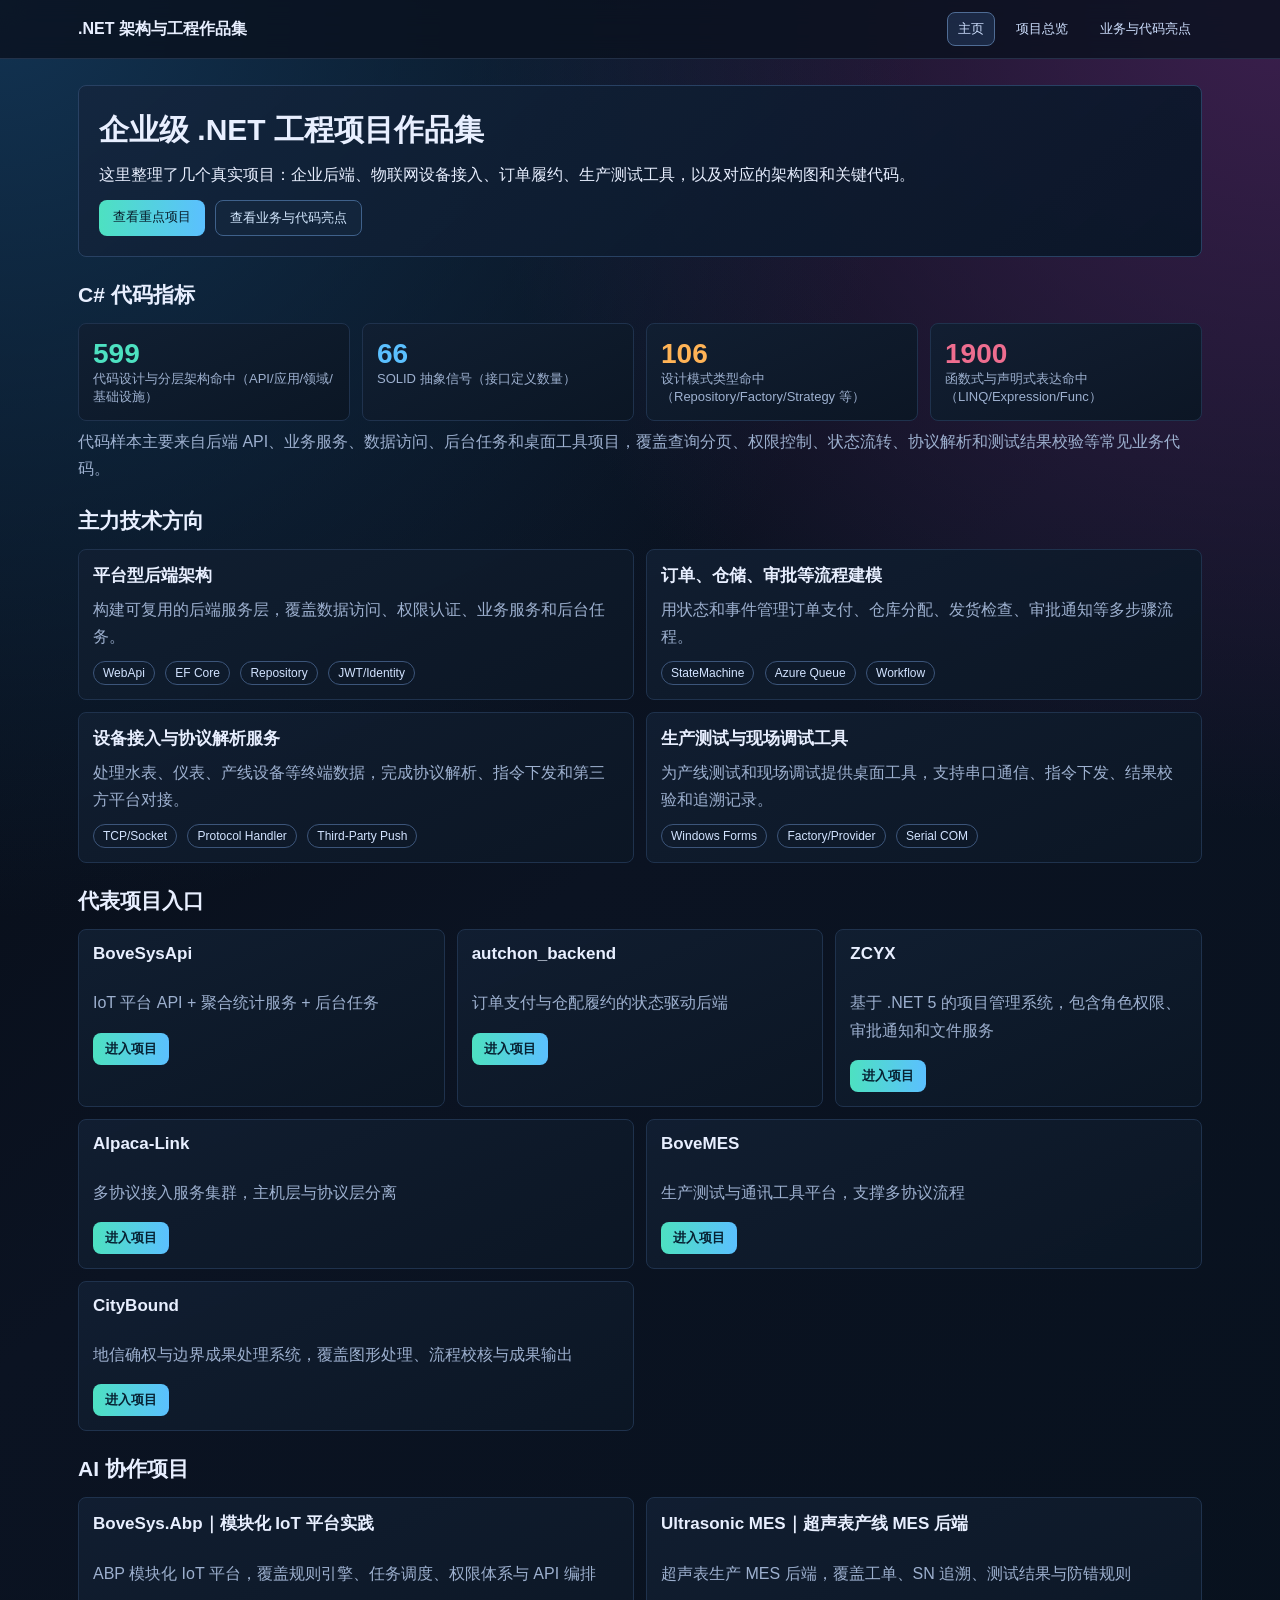
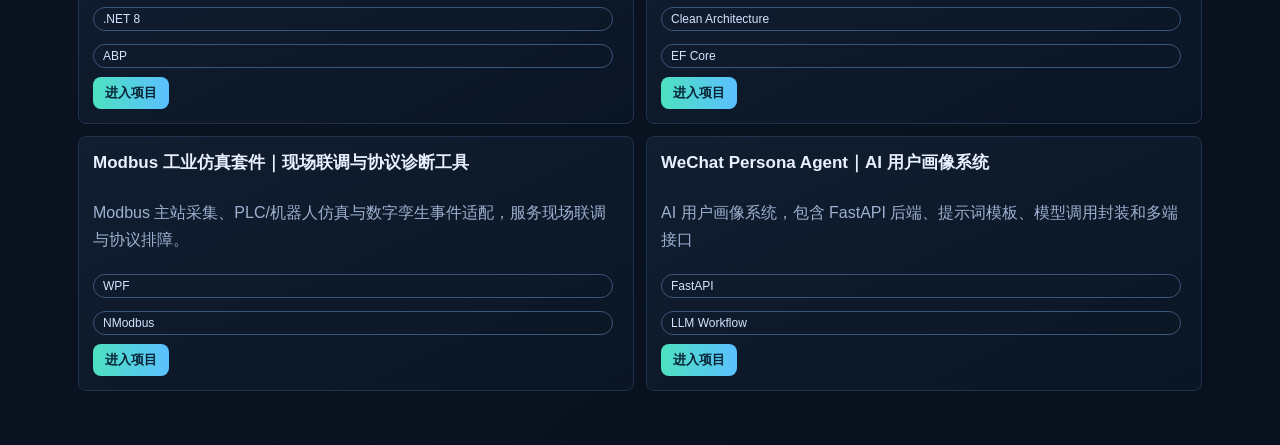
<file: index.html>
﻿<!doctype html>
<html lang="zh-CN">
<head>
  <meta charset="utf-8">
  <meta name="viewport" content="width=device-width, initial-scale=1">
  <title>.NET 项目作品集</title>
  <link rel="stylesheet" href="./styles.css">
</head>
<body>
  <header class="topbar">
    <div class="topbar-inner">
      <div class="title">.NET 架构与工程作品集</div>
      <nav class="nav">
        <a class="active" href="./index.html">主页</a>
        <a href="./projects.html">项目总览</a>
        <a href="./architecture.html">业务与代码亮点</a>
      </nav>
    </div>
  </header>

  <main class="container">
    <section class="hero">
      <h1>企业级 .NET 工程项目作品集</h1>
      <p>这里整理了几个真实项目：企业后端、物联网设备接入、订单履约、生产测试工具，以及对应的架构图和关键代码。</p>
      <div class="cta-row">
        <a class="cta primary" href="./projects.html">查看重点项目</a>
        <a class="cta secondary" href="./architecture.html">查看业务与代码亮点</a>
      </div>
    </section>

    <section>
      <h2>C# 代码指标</h2>
      <div class="grid">
        <article class="card span-3">
          <div class="kpi a">599</div>
          <div class="label">代码设计与分层架构命中（API/应用/领域/基础设施）</div>
        </article>
        <article class="card span-3">
          <div class="kpi b">66</div>
          <div class="label">SOLID 抽象信号（接口定义数量）</div>
        </article>
        <article class="card span-3">
          <div class="kpi c">106</div>
          <div class="label">设计模式类型命中（Repository/Factory/Strategy 等）</div>
        </article>
        <article class="card span-3">
          <div class="kpi d">1900</div>
          <div class="label">函数式与声明式表达命中（LINQ/Expression/Func）</div>
        </article>
      </div>
      <p class="muted">代码样本主要来自后端 API、业务服务、数据访问、后台任务和桌面工具项目，覆盖查询分页、权限控制、状态流转、协议解析和测试结果校验等常见业务代码。</p>
    </section>

    <section>
      <h2>主力技术方向</h2>
      <div class="grid">
        <article class="card span-6">
          <h3>平台型后端架构</h3>
          <p class="muted">构建可复用的后端服务层，覆盖数据访问、权限认证、业务服务和后台任务。</p>
          <span class="pill">WebApi</span>
          <span class="pill">EF Core</span>
          <span class="pill">Repository</span>
          <span class="pill">JWT/Identity</span>
        </article>
        <article class="card span-6">
          <h3>订单、仓储、审批等流程建模</h3>
          <p class="muted">用状态和事件管理订单支付、仓库分配、发货检查、审批通知等多步骤流程。</p>
          <span class="pill">StateMachine</span>
          <span class="pill">Azure Queue</span>
          <span class="pill">Workflow</span>
        </article>
        <article class="card span-6">
          <h3>设备接入与协议解析服务</h3>
          <p class="muted">处理水表、仪表、产线设备等终端数据，完成协议解析、指令下发和第三方平台对接。</p>
          <span class="pill">TCP/Socket</span>
          <span class="pill">Protocol Handler</span>
          <span class="pill">Third-Party Push</span>
        </article>
        <article class="card span-6">
          <h3>生产测试与现场调试工具</h3>
          <p class="muted">为产线测试和现场调试提供桌面工具，支持串口通信、指令下发、结果校验和追溯记录。</p>
          <span class="pill">Windows Forms</span>
          <span class="pill">Factory/Provider</span>
          <span class="pill">Serial COM</span>
        </article>
      </div>
    </section>

    <section>
      <h2>代表项目入口</h2>
      <div class="grid">
        <article class="card span-4 project-card">
          <h3>BoveSysApi</h3>
          <p class="muted">IoT 平台 API + 聚合统计服务 + 后台任务</p>
          <a href="./project-bovesysapi.html">进入项目</a>
        </article>
        <article class="card span-4 project-card">
          <h3>autchon_backend</h3>
          <p class="muted">订单支付与仓配履约的状态驱动后端</p>
          <a href="./project-autchon.html">进入项目</a>
        </article>
        <article class="card span-4 project-card">
          <h3>ZCYX</h3>
          <p class="muted">基于 .NET 5 的项目管理系统，包含角色权限、审批通知和文件服务</p>
          <a href="./project-zcyx.html">进入项目</a>
        </article>
        <article class="card span-6 project-card">
          <h3>Alpaca-Link</h3>
          <p class="muted">多协议接入服务集群，主机层与协议层分离</p>
          <a href="./project-alpaca.html">进入项目</a>
        </article>
        <article class="card span-6 project-card">
          <h3>BoveMES</h3>
          <p class="muted">生产测试与通讯工具平台，支撑多协议流程</p>
          <a href="./project-bovemes.html">进入项目</a>
        </article>
        <article class="card span-6 project-card">
          <h3>CityBound</h3>
          <p class="muted">地信确权与边界成果处理系统，覆盖图形处理、流程校核与成果输出</p>
          <a href="./project-citybound.html">进入项目</a>
        </article>
      </div>
    </section>

    <section>
      <h2>AI 协作项目</h2>
      <div class="grid">
        <article class="card span-6 project-card">
          <h3>BoveSys.Abp｜模块化 IoT 平台实践</h3>
          <p class="muted">ABP 模块化 IoT 平台，覆盖规则引擎、任务调度、权限体系与 API 编排</p>
          <span class="pill">.NET 8</span><span class="pill">ABP</span>
          <a href="./project-boveiot-abp.html">进入项目</a>
        </article>
        <article class="card span-6 project-card">
          <h3>Ultrasonic MES｜超声表产线 MES 后端</h3>
          <p class="muted">超声表生产 MES 后端，覆盖工单、SN 追溯、测试结果与防错规则</p>
          <span class="pill">Clean Architecture</span><span class="pill">EF Core</span>
          <a href="./project-ultrasonic-mes.html">进入项目</a>
        </article>
        <article class="card span-6 project-card">
          <h3>Modbus 工业仿真套件｜现场联调与协议诊断工具</h3>
          <p class="muted">Modbus 主站采集、PLC/机器人仿真与数字孪生事件适配，服务现场联调与协议排障。</p>
          <span class="pill">WPF</span><span class="pill">NModbus</span>
          <a href="./project-modbus-suite.html">进入项目</a>
        </article>
        <article class="card span-6 project-card">
          <h3>WeChat Persona Agent｜AI 用户画像系统</h3>
          <p class="muted">AI 用户画像系统，包含 FastAPI 后端、提示词模板、模型调用封装和多端接口</p>
          <span class="pill">FastAPI</span><span class="pill">LLM Workflow</span>
          <a href="./project-wechat-persona-ai.html">进入项目</a>
        </article>
      </div>
    </section>

  </main>
</body>
</html>
</file>
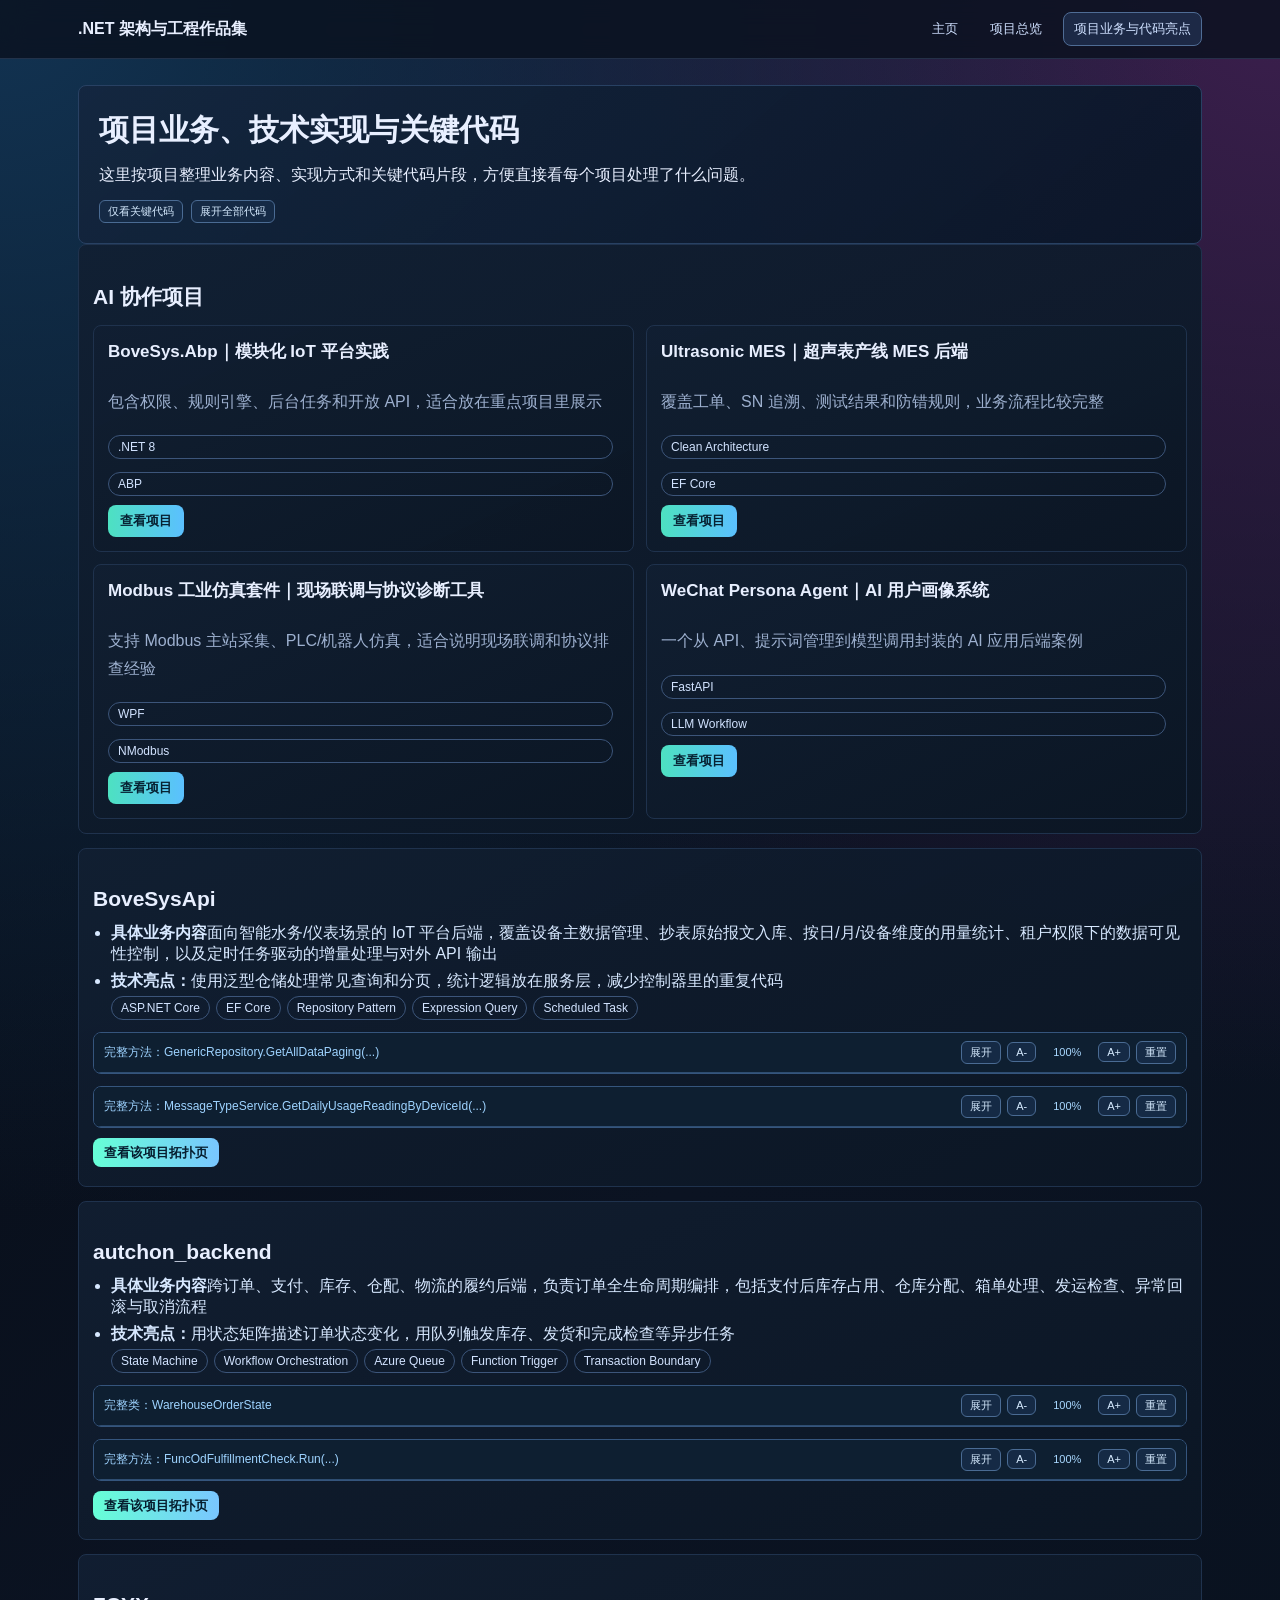
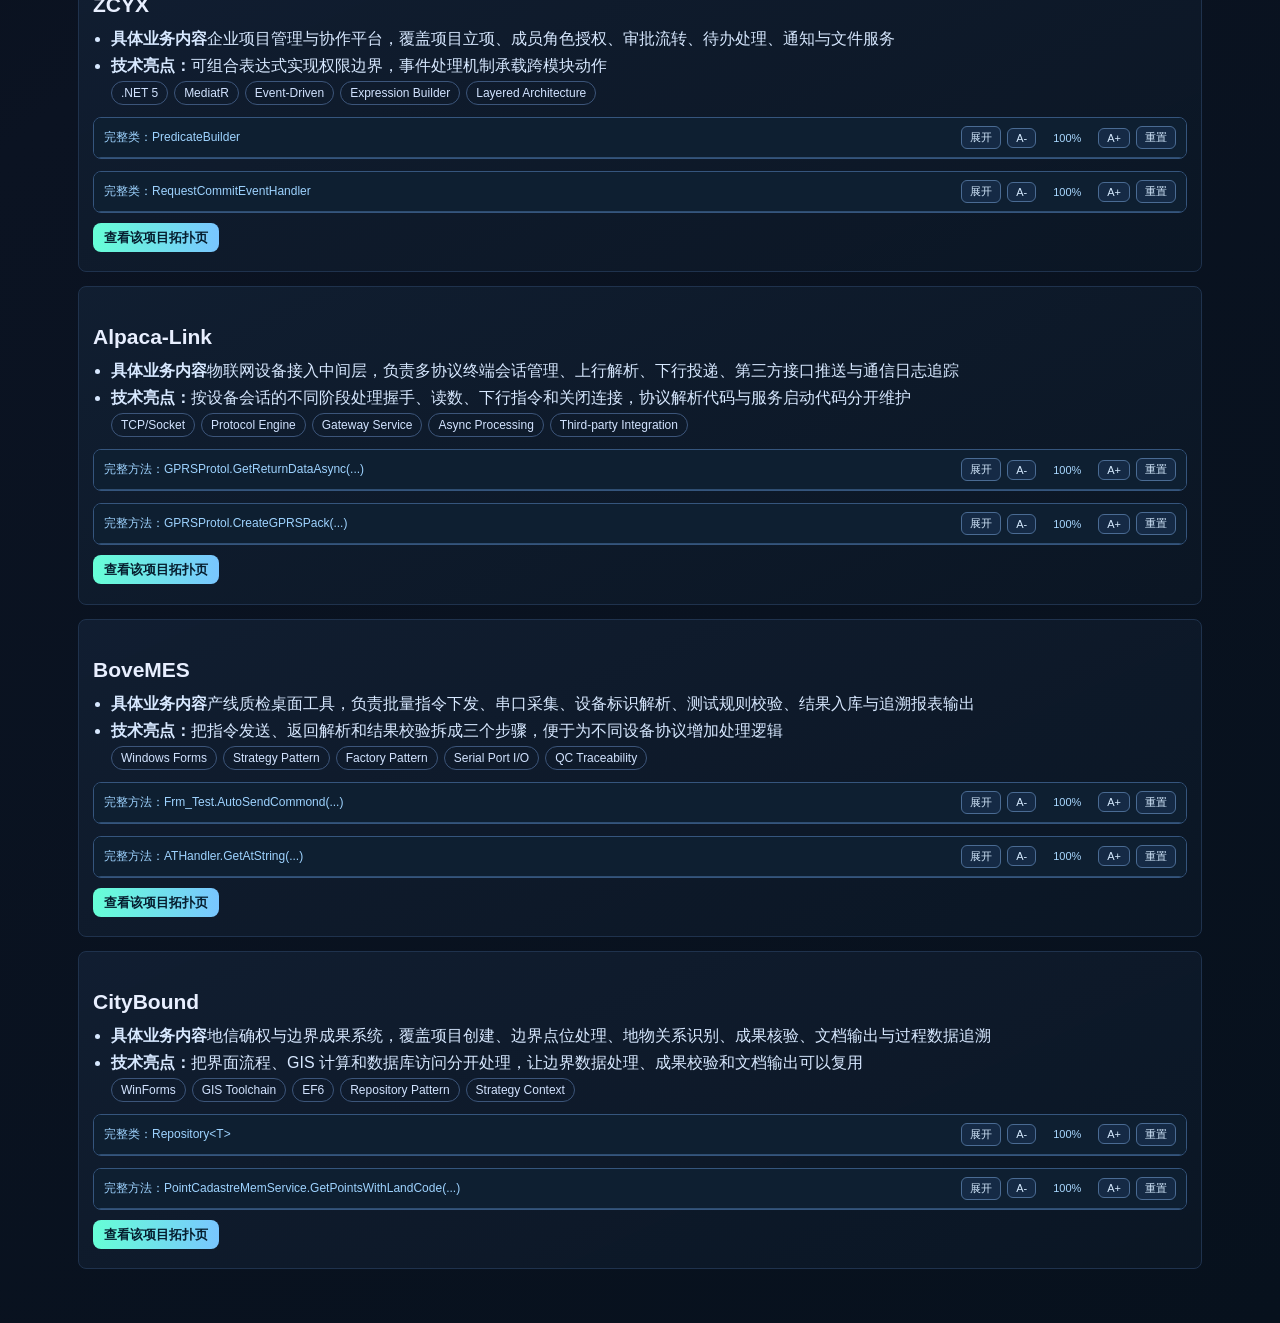
<file: architecture.html>
﻿<!doctype html>
<html lang="zh-CN">
<head>
  <meta charset="utf-8">
  <meta name="viewport" content="width=device-width, initial-scale=1">
  <title>项目业务与代码亮点</title>
  <link rel="stylesheet" href="./styles.css">
</head>
<body>
  <header class="topbar">
    <div class="topbar-inner">
      <div class="title">.NET 架构与工程作品集</div>
      <nav class="nav">
        <a href="./index.html">主页</a>
        <a href="./projects.html">项目总览</a>
        <a class="active" href="./architecture.html">项目业务与代码亮点</a>
      </nav>
    </div>
  </header>

  <main class="container">
    <section class="hero">
      <h1>项目业务、技术实现与关键代码</h1>
      <p>这里按项目整理业务内容、实现方式和关键代码片段，方便直接看每个项目处理了什么问题。</p>
      <div class="hero-tools">
        <button class="code-btn" id="show-key-btn">仅看关键代码</button>
        <button class="code-btn" id="show-all-btn">展开全部代码</button>
      </div>
    </section>

    <section class="card">
      <h2>AI 协作项目</h2>
      <div class="grid">
        <article class="card span-6 project-card">
          <h3>BoveSys.Abp｜模块化 IoT 平台实践</h3>
          <p class="muted">包含权限、规则引擎、后台任务和开放 API，适合放在重点项目里展示</p>
          <span class="pill">.NET 8</span><span class="pill">ABP</span>
          <a href="./project-boveiot-abp.html">查看项目</a>
        </article>
        <article class="card span-6 project-card">
          <h3>Ultrasonic MES｜超声表产线 MES 后端</h3>
          <p class="muted">覆盖工单、SN 追溯、测试结果和防错规则，业务流程比较完整</p>
          <span class="pill">Clean Architecture</span><span class="pill">EF Core</span>
          <a href="./project-ultrasonic-mes.html">查看项目</a>
        </article>
        <article class="card span-6 project-card">
          <h3>Modbus 工业仿真套件｜现场联调与协议诊断工具</h3>
          <p class="muted">支持 Modbus 主站采集、PLC/机器人仿真，适合说明现场联调和协议排查经验</p>
          <span class="pill">WPF</span><span class="pill">NModbus</span>
          <a href="./project-modbus-suite.html">查看项目</a>
        </article>
        <article class="card span-6 project-card">
          <h3>WeChat Persona Agent｜AI 用户画像系统</h3>
          <p class="muted">一个从 API、提示词管理到模型调用封装的 AI 应用后端案例</p>
          <span class="pill">FastAPI</span><span class="pill">LLM Workflow</span>
          <a href="./project-wechat-persona-ai.html">查看项目</a>
        </article>
      </div>
    </section>

    <section class="project-showcase card">
      <h2>BoveSysApi</h2>
      <ul class="meta-list">
        <li><strong>具体业务内容</strong>面向智能水务/仪表场景的 IoT 平台后端，覆盖设备主数据管理、抄表原始报文入库、按日/月/设备维度的用量统计、租户权限下的数据可见性控制，以及定时任务驱动的增量处理与对外 API 输出</li>
        <li><strong>技术亮点：</strong>使用泛型仓储处理常见查询和分页，统计逻辑放在服务层，减少控制器里的重复代码<br>
          <span class="pill">ASP.NET Core</span><span class="pill">EF Core</span><span class="pill">Repository Pattern</span><span class="pill">Expression Query</span><span class="pill">Scheduled Task</span></li>
      </ul>

      <div class="code-block" data-scale="1">
        <div class="code-head">
          <span>完整方法：GenericRepository.GetAllDataPaging(...)</span>
          <div class="code-tools">
            <button class="code-btn" data-action="toggle">收起</button>
            <button class="code-btn" data-action="minus">A-</button>
            <span class="code-scale">100%</span>
            <button class="code-btn" data-action="plus">A+</button>
            <button class="code-btn" data-action="reset">重置</button>
          </div>
        </div>
        <div class="code-body">
        <pre><code>public GridData&lt;TType&gt; GetAllDataPaging(int skip, int pageSize, Expression&lt;Func&lt;TType, object&gt;&gt; keySelector,string diretion, params Expression&lt;Func&lt;TType, object&gt;&gt;[] children)
{
    List&lt;TType&gt; list;
    var query = dbset.AsNoTracking().AsQueryable();
    foreach (Expression&lt;Func&lt;TType, object&gt;&gt; include in children)
        query = query.Include(include);
    var count = query.Count();
    if (diretion == "down")
    {
        list = query.OrderByDescending(keySelector).Skip(skip).Take(pageSize).ToList&lt;TType&gt;();
    }
    else
    {
        list = query.OrderBy(keySelector).Skip(skip).Take(pageSize).ToList&lt;TType&gt;();
    }
    return new GridData&lt;TType&gt;
    {
        TotalCount = count,
        Items = list
    };
}</code></pre>
      </div>
      </div>

      <div class="code-block" data-scale="1" data-level="secondary">
        <div class="code-head">
          <span>完整方法：MessageTypeService.GetDailyUsageReadingByDeviceId(...)</span>
          <div class="code-tools">
            <button class="code-btn" data-action="toggle">收起</button>
            <button class="code-btn" data-action="minus">A-</button>
            <span class="code-scale">100%</span>
            <button class="code-btn" data-action="plus">A+</button>
            <button class="code-btn" data-action="reset">重置</button>
          </div>
        </div>
        <div class="code-body">
        <pre><code>public async Task&lt;List&lt;UsageReadingByDay&gt;&gt; GetDailyUsageReadingByDeviceId(usageReading usageReading)
{
    List&lt;UsageReadingByDay&gt; list = new List&lt;UsageReadingByDay&gt;();
    if (usageReading.meter != null)
    {
        if (usageReading.fromDate != null &amp;&amp; usageReading.toDate != null)
        {
            var meter = await watermeterUsageDailyRepository.GetAllWithEntities(x =&gt; x.device_id == usageReading.meter &amp;&amp; (x.usage_date.Date &gt;= usageReading.fromDate.Value.Date &amp;&amp; x.usage_date.Date &lt;= usageReading.toDate.Value.Date))
                .OrderByDescending(y =&gt; y.usage_date.Date)
                .GroupBy(z =&gt; z.usage_date.Date)
                .Select(x =&gt; new
                {
                    date = x.Key,
                    sum = x.Sum(y =&gt; y.water_usage)
                }).ToListAsync();

            list = meter.OrderBy(x =&gt; x.date)
                .Select(x =&gt; new UsageReadingByDay
                {
                    date = x.date.ToString("dd MMM yyyy"),
                    sum = x.sum
                })
                .ToList();
        }
        else
        {
            var meter = await watermeterUsageDailyRepository.GetAllWithEntities(x =&gt; x.device_id == usageReading.meter)
                .OrderByDescending(y =&gt; y.usage_date.Date)
                .GroupBy(z =&gt; z.usage_date.Date).Select(x =&gt; new
            {
                date = x.Key,
                sum = x.Sum(y =&gt; y.water_usage)
            }).ToListAsync();
            list = meter.OrderByDescending(t =&gt; t.date)
                .Take(7)
                .OrderBy(x =&gt; x.date)
                .Select(x =&gt; new UsageReadingByDay
                {
                    date = x.date.ToString("dd MMM yyyy"),
                    sum = x.sum
                })
                .ToList();
        }
        return list;
    }
    return null;
}</code></pre>
      </div>
      </div>
      <p class="jump-link"><a href="./project-bovesysapi.html">查看该项目拓扑页</a></p>
    </section>

    <section class="project-showcase card">
      <h2>autchon_backend</h2>
      <ul class="meta-list">
        <li><strong>具体业务内容</strong>跨订单、支付、库存、仓配、物流的履约后端，负责订单全生命周期编排，包括支付后库存占用、仓库分配、箱单处理、发运检查、异常回滚与取消流程</li>
        <li><strong>技术亮点：</strong>用状态矩阵描述订单状态变化，用队列触发库存、发货和完成检查等异步任务<br>
          <span class="pill">State Machine</span><span class="pill">Workflow Orchestration</span><span class="pill">Azure Queue</span><span class="pill">Function Trigger</span><span class="pill">Transaction Boundary</span></li>
      </ul>

      <div class="code-block" data-scale="1">
        <div class="code-head">
          <span>完整类：WarehouseOrderState</span>
          <div class="code-tools">
            <button class="code-btn" data-action="toggle">收起</button>
            <button class="code-btn" data-action="minus">A-</button>
            <span class="code-scale">100%</span>
            <button class="code-btn" data-action="plus">A+</button>
            <button class="code-btn" data-action="reset">重置</button>
          </div>
        </div>
        <div class="code-body">
        <pre><code>public abstract class WarehouseOrderState : OrderState
{
    public WarehouseOrderState(OrderChangeHandler handler)
       : base(handler)
    {
        stateMachine.Add(StateType.InitState, new int[] { 100, 100, 0, 0 });
        stateMachine.Add(StateType.AllocatePart, new int[] { 100, 100, 2, 0 });
        stateMachine.Add(StateType.AllocateAll, new int[] { 100, 100, 1, 0 });
        stateMachine.Add(StateType.AllocateAllShippedPart, new int[] { 100, 100, 1, 2 });
        stateMachine.Add(StateType.AllocateAllShippedAll, new int[] { 100, 100, 1, 1 });
        stateMachine.Add(StateType.AllocatePartShippedPart, new int[] { 100, 100, 2, 2 });
        stateMachine.Add(StateType.Cancel, new int[] { 100, 0, 3, 3 });
        stateMachine.Add(StateType.SignedForFinsh, new int[] { 100, 3, 3, 3 });
        stateMachine.Add(StateType.Finish, new int[] { 100, 1, 1, 1 });
    }
    protected override void NotifyWarehouseHandleOrder(OrderChangeHandler handler, string queueName,bool isPayed)
    {
        WarehouseOrderChangeHandler commonHandler = (WarehouseOrderChangeHandler)handler;
        try
        {
            var OrderForSave = commonHandler.orderForSave;
            AllocateInfo allocateInfo = new AllocateInfo
            {
                isPayed = isPayed,
                orderId = OrderForSave.order.order_id,
                userId = OrderForSave.order.entity_id,
                warehouseId = OrderForSave.warehouseId,
                queueName = queueName
            };
            OnProgress(allocateInfo);
        }
        catch
        {
        }
    }
    protected override void OnProgress(AllocateInfo allocate)
    {
        base.OnProgress(allocate);
    }
}</code></pre>
      </div>
      </div>

      <div class="code-block" data-scale="1" data-level="secondary">
        <div class="code-head">
          <span>完整方法：FuncOdFulfillmentCheck.Run(...)</span>
          <div class="code-tools">
            <button class="code-btn" data-action="toggle">收起</button>
            <button class="code-btn" data-action="minus">A-</button>
            <span class="code-scale">100%</span>
            <button class="code-btn" data-action="plus">A+</button>
            <button class="code-btn" data-action="reset">重置</button>
          </div>
        </div>
        <div class="code-body">
        <pre><code>[FunctionName("FuncOdFulfillmentCheck")]
public static void Run([QueueTrigger("%CheckOrderFinish%", Connection = "AzureWebJobsStorage")]string myQueueItem, TraceWriter log)
{
    OrderForSave orderForSave = JsonConvert.DeserializeObject&lt;OrderForSave&gt;(myQueueItem);
    int[] statesNow = orderForSave.states;
    if (statesNow == null)
        return;
    if (Enumerable.SequenceEqual(statesNow, new int[] { 1, 100, 1, 1 })
        || Enumerable.SequenceEqual(statesNow, new int[] { 1,100,100,100})
        || Enumerable.SequenceEqual(statesNow,new int[] { 100, 100, 1, 1 }))
    {
        var updateOrder = new order
        {
            order_id = orderForSave.order.order_id,
            od_status_management = 1,
            od_complete_date = OrderService.GetDbSysTime()
        };
        OrderService.UpdateOrderFiledIfChanged(updateOrder);
    }
}</code></pre>
      </div>
      </div>
      <p class="jump-link"><a href="./project-autchon.html">查看该项目拓扑页</a></p>
    </section>

    <section class="project-showcase card">
      <h2>ZCYX</h2>
      <ul class="meta-list">
        <li><strong>具体业务内容</strong>企业项目管理与协作平台，覆盖项目立项、成员角色授权、审批流转、待办处理、通知与文件服务</li>
        <li><strong>技术亮点：</strong>可组合表达式实现权限边界，事件处理机制承载跨模块动作<br>
          <span class="pill">.NET 5</span><span class="pill">MediatR</span><span class="pill">Event-Driven</span><span class="pill">Expression Builder</span><span class="pill">Layered Architecture</span></li>
      </ul>

      <div class="code-block" data-scale="1">
        <div class="code-head">
          <span>完整类：PredicateBuilder</span>
          <div class="code-tools">
            <button class="code-btn" data-action="toggle">收起</button>
            <button class="code-btn" data-action="minus">A-</button>
            <span class="code-scale">100%</span>
            <button class="code-btn" data-action="plus">A+</button>
            <button class="code-btn" data-action="reset">重置</button>
          </div>
        </div>
        <div class="code-body">
        <pre><code>public static class PredicateBuilder
{
    public static Expression&lt;Func&lt;T, bool&gt;&gt; True&lt;T&gt;() { return f =&gt; true; }

    public static Expression&lt;Func&lt;T, bool&gt;&gt; False&lt;T&gt;() { return f =&gt; false; }

    public static Expression&lt;Func&lt;T, bool&gt;&gt; Or&lt;T&gt;(this Expression&lt;Func&lt;T, bool&gt;&gt; exp, Expression&lt;Func&lt;T, bool&gt;&gt; condition)
    {
        var inv = Expression.Invoke(condition, exp.Parameters.Cast&lt;Expression&gt;());
        return Expression.Lambda&lt;Func&lt;T, bool&gt;&gt;(Expression.Or(exp.Body, inv), exp.Parameters);
    }

    public static Expression&lt;Func&lt;T, bool&gt;&gt; And&lt;T&gt;(this Expression&lt;Func&lt;T, bool&gt;&gt; exp, Expression&lt;Func&lt;T, bool&gt;&gt; condition)
    {
        var inv = Expression.Invoke(condition, exp.Parameters.Cast&lt;Expression&gt;());
        return Expression.Lambda&lt;Func&lt;T, bool&gt;&gt;(Expression.And(exp.Body, inv), exp.Parameters);
    }
}</code></pre>
      </div>
      </div>

      <div class="code-block" data-scale="1" data-level="secondary">
        <div class="code-head">
          <span>完整类：RequestCommitEventHandler</span>
          <div class="code-tools">
            <button class="code-btn" data-action="toggle">收起</button>
            <button class="code-btn" data-action="minus">A-</button>
            <span class="code-scale">100%</span>
            <button class="code-btn" data-action="plus">A+</button>
            <button class="code-btn" data-action="reset">重置</button>
          </div>
        </div>
        <div class="code-body">
        <pre><code>public class RequestCommitEventHandler : INotificationHandler&lt;RequestCommitEvent&gt;
{
    private ProjectContext _projectContext;
    private readonly IMemoryCache _cache;
    public RequestCommitEventHandler(ProjectContext projectContext,IMemoryCache memoryCache)
    {
        _projectContext = projectContext;
        _cache = memoryCache;
    }
    public Task Handle(RequestCommitEvent notification, CancellationToken cancellationToken)
    {
        var notify = new Notify
        {
            From = notification.BaseRequest.GetType().Name,
            Message = $"{notification.BaseRequest.Applicant.Name}申请成为合作伙伴"
        };
        _projectContext.Notifies.Add(notify);
        _projectContext.SaveChanges();

        var admins = _projectContext.Users
            .Include(x =&gt; x.UserRoles)
            .ThenInclude(x =&gt; x.Role)
            .Where(x =&gt; x.UserRoles.Any(y =&gt; y.Role.Name == Roles.SuperAdmin))
            .Select(x =&gt; x.Id);

        return admins.ForEachAsync(async x =&gt;
        {
            if(_cache.TryGetValue(x,out WebSocket webSocket) &amp;&amp; webSocket.State == WebSocketState.Open)
            {
                var bytes = Encoding.UTF8.GetBytes($"您有一条来自{notification.BaseRequest.Applicant.Name}的审批，等待处理");
                await webSocket.SendAsync(bytes,WebSocketMessageType.Text,true,default);
            }
        });
    }
}</code></pre>
      </div>
      </div>
      <p class="jump-link"><a href="./project-zcyx.html">查看该项目拓扑页</a></p>
    </section>

    <section class="project-showcase card">
      <h2>Alpaca-Link</h2>
      <ul class="meta-list">
        <li><strong>具体业务内容</strong>物联网设备接入中间层，负责多协议终端会话管理、上行解析、下行投递、第三方接口推送与通信日志追踪</li>
        <li><strong>技术亮点：</strong>按设备会话的不同阶段处理握手、读数、下行指令和关闭连接，协议解析代码与服务启动代码分开维护<br>
          <span class="pill">TCP/Socket</span><span class="pill">Protocol Engine</span><span class="pill">Gateway Service</span><span class="pill">Async Processing</span><span class="pill">Third-party Integration</span></li>
      </ul>

      <div class="code-block" data-scale="1">
        <div class="code-head">
          <span>完整方法：GPRSProtol.GetReturnDataAsync(...)</span>
          <div class="code-tools">
            <button class="code-btn" data-action="toggle">收起</button>
            <button class="code-btn" data-action="minus">A-</button>
            <span class="code-scale">100%</span>
            <button class="code-btn" data-action="plus">A+</button>
            <button class="code-btn" data-action="reset">重置</button>
          </div>
        </div>
        <div class="code-body">
        <pre><code>public async Task&lt;Tuple&lt;string,bool&gt;&gt; GetReturnDataAsync(string data, string stepFinish)
{
    switch (stepFinish)
    {
        case "HandshakeACK":
            GPRSAddress = new string(data.Skip(HEADLEN).Skip(DEVICETYPELEN).Take(ADDRESSLEN).ToArray());
            ValidateGPRSIfRegisted();
            appClient = gprsService.GetAppClientByAddress(GPRSAddress);
            gprsService.GetDownLinksByAddress(GPRSAddress).ForEach(x =&gt; downLinkQueue.Enqueue(x));
            SaveGPRSInfo(data);
            return new Tuple&lt;string,bool&gt;(CreateTimingPack(),true);
        case "Time-synACK":
            return new Tuple&lt;string, bool&gt;(CreateGPRSPack(),true);
        case "ReadingACK":
            var unPackData = UnPackExtractData(data);
            await ThirdPartyService(unPackData);
            if(downLinkQueue.Any())
            {
                downLinkQueue.TryDequeue(out GPRSDownLink downLink);
                gprsService.DeleteDownLink(downLink.DownlinkMsgId);
                return new Tuple&lt;string, bool&gt;(CreateGPRSPack(downLink.DownLinkMsg),false);
            }
            return new Tuple&lt;string, bool&gt;(CreateClosePack(),true);
        case "CloseACK":
            return new Tuple&lt;string, bool&gt;("Quit",true);
        default:
            return null;
    }
}</code></pre>
      </div>
      </div>

      <div class="code-block" data-scale="1" data-level="secondary">
        <div class="code-head">
          <span>完整方法：GPRSProtol.CreateGPRSPack(...)</span>
          <div class="code-tools">
            <button class="code-btn" data-action="toggle">收起</button>
            <button class="code-btn" data-action="minus">A-</button>
            <span class="code-scale">100%</span>
            <button class="code-btn" data-action="plus">A+</button>
            <button class="code-btn" data-action="reset">重置</button>
          </div>
        </div>
        <div class="code-body">
        <pre><code>private string CreateGPRSPack(string rawData = null)
{
    var packTemplate = "7E60AAAAAAAAAAAAAA00F0000030";
    var payloadTemplate = "00000001000000000000226816200002FE0400001E0000000000810000000010";

    string cj188;
    if (rawData is null)
    {
        var cj188WaitForVerfier = $"6810{GPRSAddress.LSBReverse()}0103901F00";
        int cj188sum = 0;
        for (int i = 0; i &lt; cj188WaitForVerfier.Length; i += 2)
        {
            cj188sum += int.Parse(cj188WaitForVerfier.Substring(i, 2), System.Globalization.NumberStyles.HexNumber);
        }
        var cj188Sum = Convert.ToString(cj188sum, 16).ToUpper();
        cj188Sum = cj188Sum.Length &lt;= 2 ? cj188Sum.PadLeft(2, '0') : cj188Sum.Substring(cj188Sum.Length - 2, 2);
        cj188 = $"{cj188WaitForVerfier}{cj188Sum}16";
    }
    else
    {
        cj188 = rawData;
    }
    var waitForVerfier = $"{packTemplate}{payloadTemplate}{cj188}";
    int sum = 0;
    for (int i = 0; i &lt; waitForVerfier.Length; i += 2)
    {
        sum += int.Parse(waitForVerfier.Substring(i, 2), System.Globalization.NumberStyles.HexNumber);
    }
    var atSum = Convert.ToString(sum, 16).ToUpper();
    atSum = atSum.Length &lt;= 4 ? atSum.PadLeft(4, '0') : atSum.Substring(atSum.Length - 4, 4);

    return $"{waitForVerfier}{atSum}16";
}</code></pre>
      </div>
      </div>
      <p class="jump-link"><a href="./project-alpaca.html">查看该项目拓扑页</a></p>
    </section>

    <section class="project-showcase card">
      <h2>BoveMES</h2>
      <ul class="meta-list">
        <li><strong>具体业务内容</strong>产线质检桌面工具，负责批量指令下发、串口采集、设备标识解析、测试规则校验、结果入库与追溯报表输出</li>
        <li><strong>技术亮点：</strong>把指令发送、返回解析和结果校验拆成三个步骤，便于为不同设备协议增加处理逻辑<br>
          <span class="pill">Windows Forms</span><span class="pill">Strategy Pattern</span><span class="pill">Factory Pattern</span><span class="pill">Serial Port I/O</span><span class="pill">QC Traceability</span></li>
      </ul>

      <div class="code-block" data-scale="1">
        <div class="code-head">
          <span>完整方法：Frm_Test.AutoSendCommond(...)</span>
          <div class="code-tools">
            <button class="code-btn" data-action="toggle">收起</button>
            <button class="code-btn" data-action="minus">A-</button>
            <span class="code-scale">100%</span>
            <button class="code-btn" data-action="plus">A+</button>
            <button class="code-btn" data-action="reset">重置</button>
          </div>
        </div>
        <div class="code-body">
        <pre><code>private bool AutoSendCommond(IEnumerable&lt;InstructSetDTO&gt; instructList, Dictionary&lt;string, string&gt; resultDic)
{
    foreach(var item in instructList)
    {
        var protocolHandler = HandlerProvider.GetProtocolHandler(controller, item.ProtocolId ?? 0);
        var result = protocolHandler.SetInstruct(item);
        if (result is null || result.Contains("ERROR"))
        {
            MessageBox.Show($"{item.InstructName ?? item.InstructContent}:指令出错");
            return false;
        }
        result = protocolHandler.FilterATRecived(result);
        var dicPair = protocolHandler.RecordResult(item, result);

        receivetbx.Text += $"{dicPair.Key}:{dicPair.Value}  \\r\\n";

        resultDic.Add(dicPair.Key, dicPair.Value);
    }
    receivetbx.Text += $"--------------------finish----------------------- \\r\\n";
    return true;
}</code></pre>
      </div>
      </div>

      <div class="code-block" data-scale="1" data-level="secondary">
        <div class="code-head">
          <span>完整方法：ATHandler.GetAtString(...)</span>
          <div class="code-tools">
            <button class="code-btn" data-action="toggle">收起</button>
            <button class="code-btn" data-action="minus">A-</button>
            <span class="code-scale">100%</span>
            <button class="code-btn" data-action="plus">A+</button>
            <button class="code-btn" data-action="reset">重置</button>
          </div>
        </div>
        <div class="code-body">
        <pre><code>public virtual string GetAtString(string hexStr)
{
    var hexArr = hexStr.Split('-').ToList();
    int countFe = 0;
    for (int i = 0; i &lt; hexArr.Count; i++)
    {
        if (hexArr[i].ToUpper() != "FE")
        {
            countFe = i + 1;
            break;
        }
    }
    if (hexArr.Contains("68") &amp;&amp; hexArr.Contains("16") &amp;&amp; hexArr.Last().Equals("16") &amp;&amp; hexArr.Count &gt; countFe + 12)
    {
        int startDataIndex = hexArr.IndexOf("68") + 10;
        var dataLen = int.Parse(hexArr[startDataIndex], System.Globalization.NumberStyles.HexNumber);
        var lastIndexStopBit = dataLen + startDataIndex + 3;
        if (lastIndexStopBit &gt; hexArr.Count) return null;

        if (hexArr.Count &lt; startDataIndex + 1) return null;
        int dataLength = Convert.ToInt32(hexArr[startDataIndex], 16);
        if (hexArr.Count &lt; startDataIndex + dataLength + 1) return null;
        var atStr = "";
        bool start = false;

        var fixBit = 0;
        if (hexArr[hexArr.Count - 3].ToUpper().Equals("0D"))
        {
            fixBit = 1;
        }

        var endIndex = startDataIndex + dataLength + fixBit;
        for (int i = 0; i &lt; endIndex; i++)
        {
            if (hexArr[i] == "68")
            {
                start = true;
                i += 13;
                continue;
            }
            if (start)
            {
                atStr = string.IsNullOrEmpty(atStr) ? hexArr[i] : $"{atStr}-{hexArr[i]}";
            }
        }
        return IController.Hex2String(atStr);
    }
    return null;
}</code></pre>
      </div>
      </div>
      <p class="jump-link"><a href="./project-bovemes.html">查看该项目拓扑页</a></p>
    </section>

    <section class="project-showcase card">
      <h2>CityBound</h2>
      <ul class="meta-list">
        <li><strong>具体业务内容</strong>地信确权与边界成果系统，覆盖项目创建、边界点位处理、地物关系识别、成果核验、文档输出与过程数据追溯</li>
        <li><strong>技术亮点：</strong>把界面流程、GIS 计算和数据库访问分开处理，让边界数据处理、成果校验和文档输出可以复用<br>
          <span class="pill">WinForms</span><span class="pill">GIS Toolchain</span><span class="pill">EF6</span><span class="pill">Repository Pattern</span><span class="pill">Strategy Context</span></li>
      </ul>

      <div class="code-block" data-scale="1">
        <div class="code-head">
          <span>完整类：Repository&lt;T&gt;</span>
          <div class="code-tools">
            <button class="code-btn" data-action="toggle">收起</button>
            <button class="code-btn" data-action="minus">A-</button>
            <span class="code-scale">100%</span>
            <button class="code-btn" data-action="plus">A+</button>
            <button class="code-btn" data-action="reset">重置</button>
          </div>
        </div>
        <div class="code-body">
        <pre><code>public class Repository&lt;T&gt; : IRepository&lt;T&gt; where T : class
{
    protected readonly DbContext _dbContext;
    public Repository(ProjectContext context)
    {
        _dbContext = context;
    }
    public void Add(T entity)
    {
        _dbContext.Set&lt;T&gt;().Add(entity);
        _dbContext.SaveChanges();
    }
    public void BatchAdd(IEnumerable&lt;T&gt; entities)
    {
        _dbContext.Set&lt;T&gt;().AddRange(entities);
        _dbContext.SaveChanges();
    }
    public void Delete(T entity)
    {
        _dbContext.Set&lt;T&gt;().Remove(entity);
        _dbContext.SaveChanges();
    }
    public IQueryable&lt;T&gt; GetAll()
    {
        return _dbContext.Set&lt;T&gt;();
    }
    public T GetById(string id)
    {
        return _dbContext.Set&lt;T&gt;().Find(id);
    }
    public void Update(T entity)
    {
        _dbContext.Entry(entity).State = EntityState.Modified;
        _dbContext.SaveChanges();
    }
    public void BatchInsert(IEnumerable&lt;T&gt; entities)
    {

    }
    public void DeleteAll()
    {
        var AllEntity = _dbContext.Set&lt;T&gt;();
        _dbContext.Set&lt;T&gt;().RemoveRange(AllEntity);
        _dbContext.SaveChanges();
    }
    public void BatchDelete(IEnumerable&lt;T&gt; entities)
    {
        _dbContext.Set&lt;T&gt;().RemoveRange(entities);
        _dbContext.SaveChanges();
    }
}</code></pre>
      </div>
      </div>

      <div class="code-block" data-scale="1" data-level="secondary">
        <div class="code-head">
          <span>完整方法：PointCadastreMemService.GetPointsWithLandCode(...)</span>
          <div class="code-tools">
            <button class="code-btn" data-action="toggle">收起</button>
            <button class="code-btn" data-action="minus">A-</button>
            <span class="code-scale">100%</span>
            <button class="code-btn" data-action="plus">A+</button>
            <button class="code-btn" data-action="reset">重置</button>
          </div>
        </div>
        <div class="code-body">
        <pre><code>public List&lt;PointCadastreMem&gt; GetPointsWithLandCode(string landCode)
{
    var caches = from a in pointRepository.GetAll()
                 join b in mentionRepository.GetAll()
                 on a.Id equals b.PointCadastreMemId
                 where b.LandCode == landCode
                 select a;
    return caches.Include(x=&gt;x.Mentions).ToList();
}</code></pre>
      </div>
      </div>
      <p class="jump-link"><a href="./project-citybound.html">查看该项目拓扑页</a></p>
    </section>
  </main>

  <script>
    (function () {
      const MIN = 0.7;
      const MAX = 1.8;
      const STEP = 0.1;

      const blocks = document.querySelectorAll('.code-block');
      const showKeyBtn = document.getElementById('show-key-btn');
      const showAllBtn = document.getElementById('show-all-btn');
      blocks.forEach(block => {
        let scale = Number(block.dataset.scale || 1);
        const label = block.querySelector('.code-scale');
        const toggleBtn = block.querySelector('[data-action="toggle"]');
        const setScale = (next) => {
          scale = Math.max(MIN, Math.min(MAX, Math.round(next * 10) / 10));
          block.style.setProperty('--code-scale', scale);
          block.dataset.scale = String(scale);
          if (label) label.textContent = `${Math.round(scale * 100)}%`;
        };
        const setCollapsed = (collapsed) => {
          block.classList.toggle('is-collapsed', collapsed);
          if (toggleBtn) toggleBtn.textContent = collapsed ? '展开' : '收起';
        };
        setScale(scale);
        setCollapsed(true);

        block.querySelectorAll('.code-btn').forEach(btn => {
          btn.addEventListener('click', () => {
            const action = btn.dataset.action;
            if (action === 'plus') setScale(scale + STEP);
            if (action === 'minus') setScale(scale - STEP);
            if (action === 'reset') setScale(1);
            if (action === 'toggle') setCollapsed(!block.classList.contains('is-collapsed'));
          });
        });
      });

      if (showKeyBtn) {
        showKeyBtn.addEventListener('click', () => {
          blocks.forEach(block => {
            const isSecondary = block.dataset.level === 'secondary';
            block.classList.toggle('is-collapsed', isSecondary);
            const toggleBtn = block.querySelector('[data-action="toggle"]');
            if (toggleBtn) toggleBtn.textContent = isSecondary ? '展开' : '收起';
          });
        });
      }

      if (showAllBtn) {
        showAllBtn.addEventListener('click', () => {
          blocks.forEach(block => {
            block.classList.remove('is-collapsed');
            const toggleBtn = block.querySelector('[data-action="toggle"]');
            if (toggleBtn) toggleBtn.textContent = '收起';
          });
        });
      }
    })();
  </script>
</body>
</html>
</file>
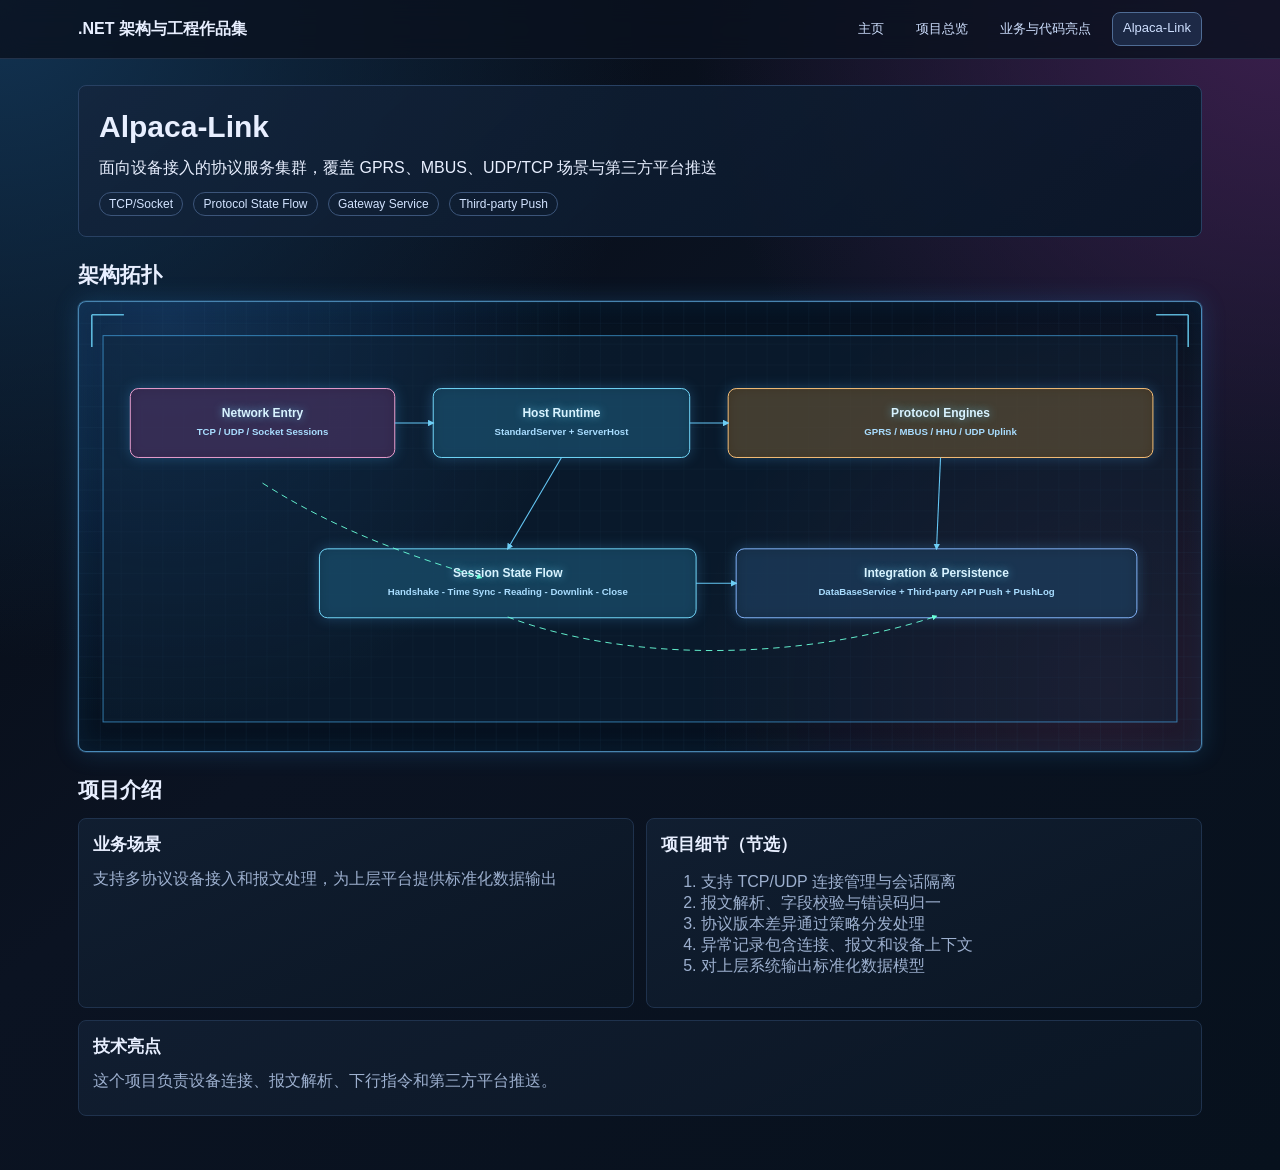
<file: project-alpaca.html>
﻿<!doctype html>
<html lang="zh-CN">
<head>
  <meta charset="utf-8">
  <meta name="viewport" content="width=device-width, initial-scale=1">
  <title>Alpaca-Link 项目</title>
  <link rel="stylesheet" href="./styles.css">
</head>
<body>
  <header class="topbar">
    <div class="topbar-inner">
      <div class="title">.NET 架构与工程作品集</div>
      <nav class="nav">
        <a href="./index.html">主页</a>
        <a href="./projects.html">项目总览</a>
        <a href="./architecture.html">业务与代码亮点</a>
        <a class="active" href="./project-alpaca.html">Alpaca-Link</a>
      </nav>
    </div>
  </header>

  <main class="container">
    <section class="hero">
      <h1>Alpaca-Link</h1>
      <p>面向设备接入的协议服务集群，覆盖 GPRS、MBUS、UDP/TCP 场景与第三方平台推送</p>
      <span class="pill">TCP/Socket</span>
      <span class="pill">Protocol State Flow</span>
      <span class="pill">Gateway Service</span>
      <span class="pill">Third-party Push</span>
    </section>

    <section>
      <h2>架构拓扑</h2>
      <div class="arch-wrap">
        <svg class="arch-svg" viewBox="0 0 1400 560" role="img" aria-label="Alpaca-Link 架构拓扑图">
          <defs>
            <pattern id="archGridD" width="26" height="26" patternUnits="userSpaceOnUse">
              <path d="M 26 0 L 0 0 0 26" fill="none" stroke="#2c5f83" stroke-width="0.6" opacity="0.34" />
            </pattern>
            <marker id="archArrow" viewBox="0 0 10 10" refX="8" refY="5" markerWidth="6" markerHeight="6" orient="auto">
              <path d="M 0 0 L 10 5 L 0 10 z" fill="#73d7ff" />
            </marker>
            <marker id="archArrow2" viewBox="0 0 10 10" refX="8" refY="5" markerWidth="6" markerHeight="6" orient="auto">
              <path d="M 0 0 L 10 5 L 0 10 z" fill="#6affd9" />
            </marker>
          </defs>
          <rect x="0" y="0" width="1400" height="560" fill="url(#archGridD)" />
          <path class="arch-corner" d="M16 16 L56 16 M16 16 L16 56" />
          <path class="arch-corner" d="M1384 16 L1344 16 M1384 16 L1384 56" />
          <rect class="arch-panel" x="30" y="42" width="1340" height="482" />

          <rect class="arch-node arch-node-io" x="64" y="108" rx="10" ry="10" width="330" height="86" />
          <text class="arch-title" x="229" y="143" text-anchor="middle">Network Entry</text>
          <text class="arch-text" x="229" y="166" text-anchor="middle">TCP / UDP / Socket Sessions</text>

          <rect class="arch-node arch-node-core" x="442" y="108" rx="10" ry="10" width="320" height="86" />
          <text class="arch-title" x="602" y="143" text-anchor="middle">Host Runtime</text>
          <text class="arch-text" x="602" y="166" text-anchor="middle">StandardServer + ServerHost</text>

          <rect class="arch-node arch-node-biz" x="810" y="108" rx="10" ry="10" width="530" height="86" />
          <text class="arch-title" x="1075" y="143" text-anchor="middle">Protocol Engines</text>
          <text class="arch-text" x="1075" y="166" text-anchor="middle">GPRS / MBUS / HHU / UDP Uplink</text>

          <rect class="arch-node arch-node-core" x="300" y="308" rx="10" ry="10" width="470" height="86" />
          <text class="arch-title" x="535" y="343" text-anchor="middle">Session State Flow</text>
          <text class="arch-text" x="535" y="366" text-anchor="middle">Handshake - Time Sync - Reading - Downlink - Close</text>

          <rect class="arch-node arch-node-infra" x="820" y="308" rx="10" ry="10" width="500" height="86" />
          <text class="arch-title" x="1070" y="343" text-anchor="middle">Integration &amp; Persistence</text>
          <text class="arch-text" x="1070" y="366" text-anchor="middle">DataBaseService + Third-party API Push + PushLog</text>

          <path class="arch-line" d="M394 151 L442 151" />
          <path class="arch-line" d="M762 151 L810 151" />
          <path class="arch-line" d="M602 194 L535 308" />
          <path class="arch-line" d="M1075 194 L1070 308" />
          <path class="arch-line" d="M770 351 L820 351" />

          <path class="arch-flow" d="M229 226 C 320 284, 410 316, 502 344" />
          <path class="arch-flow" d="M535 393 C 685 450, 900 448, 1070 392" />
        </svg>
      </div>
    </section>

    <section>
      <h2>项目介绍</h2>
      <div class="grid">
        <article class="card span-6">
          <h3>业务场景</h3>
          <p class="muted">支持多协议设备接入和报文处理，为上层平台提供标准化数据输出</p>
        </article>
        <article class="card span-6">
          <h3>项目细节（节选）</h3>
          <ol class="muted">
            <li>支持 TCP/UDP 连接管理与会话隔离</li>
            <li>报文解析、字段校验与错误码归一</li>
            <li>协议版本差异通过策略分发处理</li>
            <li>异常记录包含连接、报文和设备上下文</li>
            <li>对上层系统输出标准化数据模型</li>
          </ol>
        </article>
        <article class="card span-12">
          <h3>技术亮点</h3>
          <p class="muted">这个项目负责设备连接、报文解析、下行指令和第三方平台推送。</p>
        </article>
      </div>
    </section>
  </main>
</body>
</html>
</file>
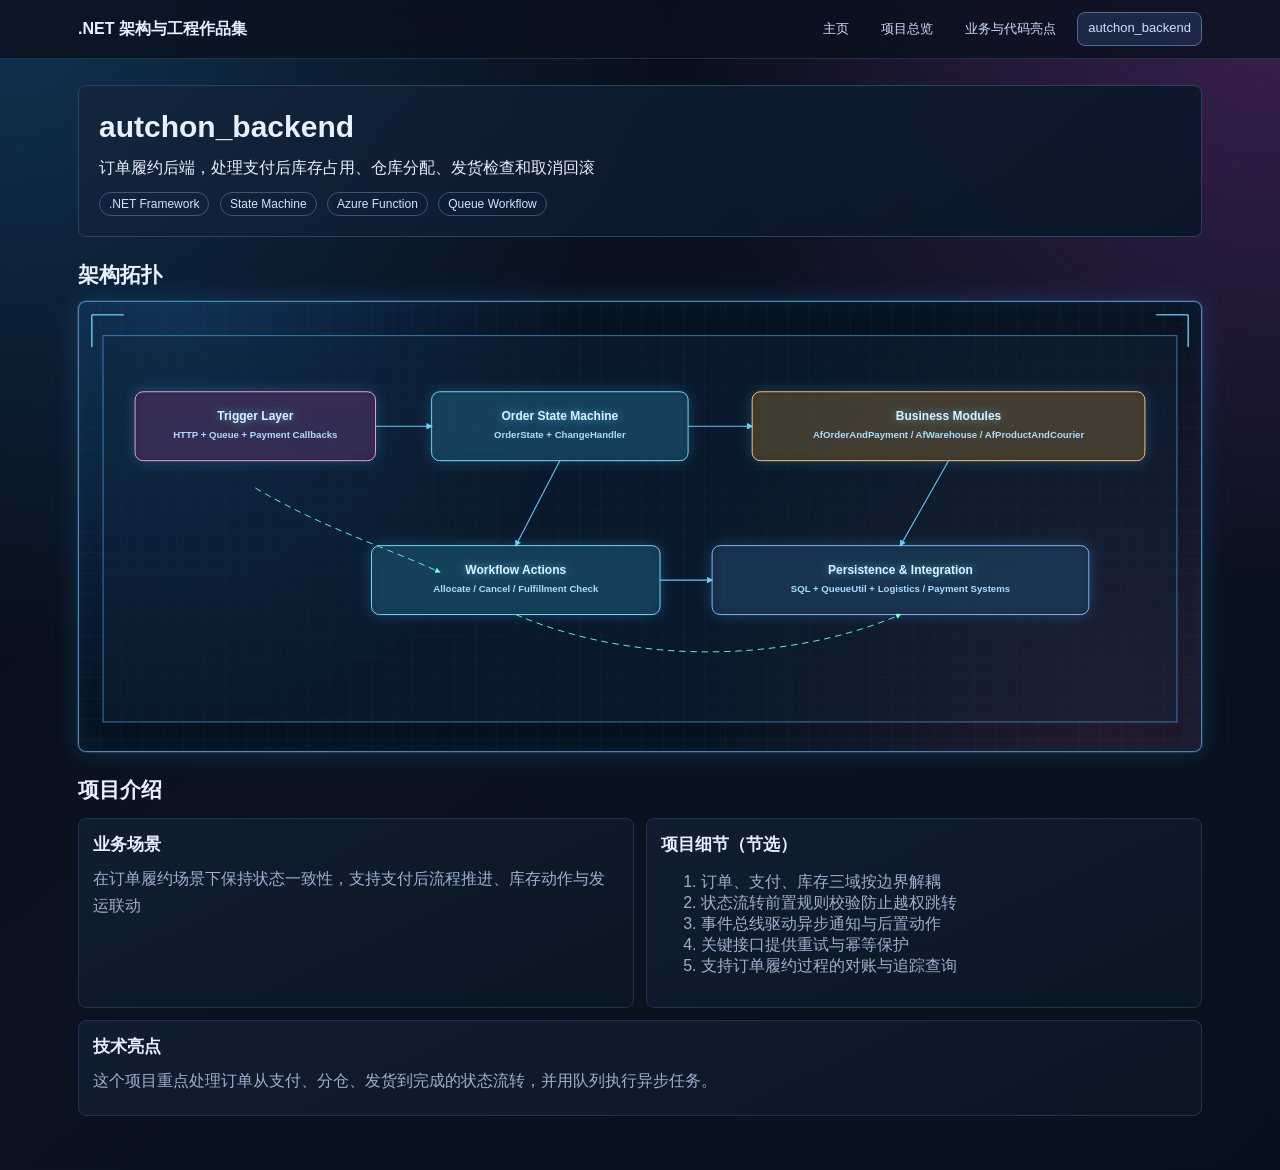
<file: project-autchon.html>
﻿<!doctype html>
<html lang="zh-CN">
<head>
  <meta charset="utf-8">
  <meta name="viewport" content="width=device-width, initial-scale=1">
  <title>autchon_backend 项目</title>
  <link rel="stylesheet" href="./styles.css">
</head>
<body>
  <header class="topbar">
    <div class="topbar-inner">
      <div class="title">.NET 架构与工程作品集</div>
      <nav class="nav">
        <a href="./index.html">主页</a>
        <a href="./projects.html">项目总览</a>
        <a href="./architecture.html">业务与代码亮点</a>
        <a class="active" href="./project-autchon.html">autchon_backend</a>
      </nav>
    </div>
  </header>

  <main class="container">
    <section class="hero">
      <h1>autchon_backend</h1>
      <p>订单履约后端，处理支付后库存占用、仓库分配、发货检查和取消回滚</p>
      <span class="pill">.NET Framework</span>
      <span class="pill">State Machine</span>
      <span class="pill">Azure Function</span>
      <span class="pill">Queue Workflow</span>
    </section>

    <section>
      <h2>架构拓扑</h2>
      <div class="arch-wrap">
        <svg class="arch-svg" viewBox="0 0 1400 560" role="img" aria-label="autchon_backend 架构拓扑图">
          <defs>
            <pattern id="archGridB" width="26" height="26" patternUnits="userSpaceOnUse">
              <path d="M 26 0 L 0 0 0 26" fill="none" stroke="#2c5f83" stroke-width="0.6" opacity="0.34" />
            </pattern>
            <marker id="archArrow" viewBox="0 0 10 10" refX="8" refY="5" markerWidth="6" markerHeight="6" orient="auto">
              <path d="M 0 0 L 10 5 L 0 10 z" fill="#73d7ff" />
            </marker>
            <marker id="archArrow2" viewBox="0 0 10 10" refX="8" refY="5" markerWidth="6" markerHeight="6" orient="auto">
              <path d="M 0 0 L 10 5 L 0 10 z" fill="#6affd9" />
            </marker>
          </defs>
          <rect x="0" y="0" width="1400" height="560" fill="url(#archGridB)" />
          <path class="arch-corner" d="M16 16 L56 16 M16 16 L16 56" />
          <path class="arch-corner" d="M1384 16 L1344 16 M1384 16 L1384 56" />
          <rect class="arch-panel" x="30" y="42" width="1340" height="482" />

          <rect class="arch-node arch-node-io" x="70" y="112" rx="10" ry="10" width="300" height="86" />
          <text class="arch-title" x="220" y="147" text-anchor="middle">Trigger Layer</text>
          <text class="arch-text" x="220" y="170" text-anchor="middle">HTTP + Queue + Payment Callbacks</text>

          <rect class="arch-node arch-node-core" x="440" y="112" rx="10" ry="10" width="320" height="86" />
          <text class="arch-title" x="600" y="147" text-anchor="middle">Order State Machine</text>
          <text class="arch-text" x="600" y="170" text-anchor="middle">OrderState + ChangeHandler</text>

          <rect class="arch-node arch-node-biz" x="840" y="112" rx="10" ry="10" width="490" height="86" />
          <text class="arch-title" x="1085" y="147" text-anchor="middle">Business Modules</text>
          <text class="arch-text" x="1085" y="170" text-anchor="middle">AfOrderAndPayment / AfWarehouse / AfProductAndCourier</text>

          <rect class="arch-node arch-node-core" x="365" y="304" rx="10" ry="10" width="360" height="86" />
          <text class="arch-title" x="545" y="339" text-anchor="middle">Workflow Actions</text>
          <text class="arch-text" x="545" y="362" text-anchor="middle">Allocate / Cancel / Fulfillment Check</text>

          <rect class="arch-node arch-node-infra" x="790" y="304" rx="10" ry="10" width="470" height="86" />
          <text class="arch-title" x="1025" y="339" text-anchor="middle">Persistence &amp; Integration</text>
          <text class="arch-text" x="1025" y="362" text-anchor="middle">SQL + QueueUtil + Logistics / Payment Systems</text>

          <path class="arch-line" d="M370 155 L440 155" />
          <path class="arch-line" d="M760 155 L840 155" />
          <path class="arch-line" d="M600 198 L545 304" />
          <path class="arch-line" d="M1085 198 L1025 304" />
          <path class="arch-line" d="M725 347 L790 347" />

          <path class="arch-flow" d="M220 232 C 300 280, 380 305, 450 337" />
          <path class="arch-flow" d="M545 390 C 700 456, 890 448, 1025 390" />
        </svg>
      </div>
    </section>

    <section>
      <h2>项目介绍</h2>
      <div class="grid">
        <article class="card span-6">
          <h3>业务场景</h3>
          <p class="muted">在订单履约场景下保持状态一致性，支持支付后流程推进、库存动作与发运联动</p>
        </article>
        <article class="card span-6">
          <h3>项目细节（节选）</h3>
          <ol class="muted">
            <li>订单、支付、库存三域按边界解耦</li>
            <li>状态流转前置规则校验防止越权跳转</li>
            <li>事件总线驱动异步通知与后置动作</li>
            <li>关键接口提供重试与幂等保护</li>
            <li>支持订单履约过程的对账与追踪查询</li>
          </ol>
        </article>
        <article class="card span-12">
          <h3>技术亮点</h3>
          <p class="muted">这个项目重点处理订单从支付、分仓、发货到完成的状态流转，并用队列执行异步任务。</p>
        </article>
      </div>
    </section>
  </main>
</body>
</html>
</file>
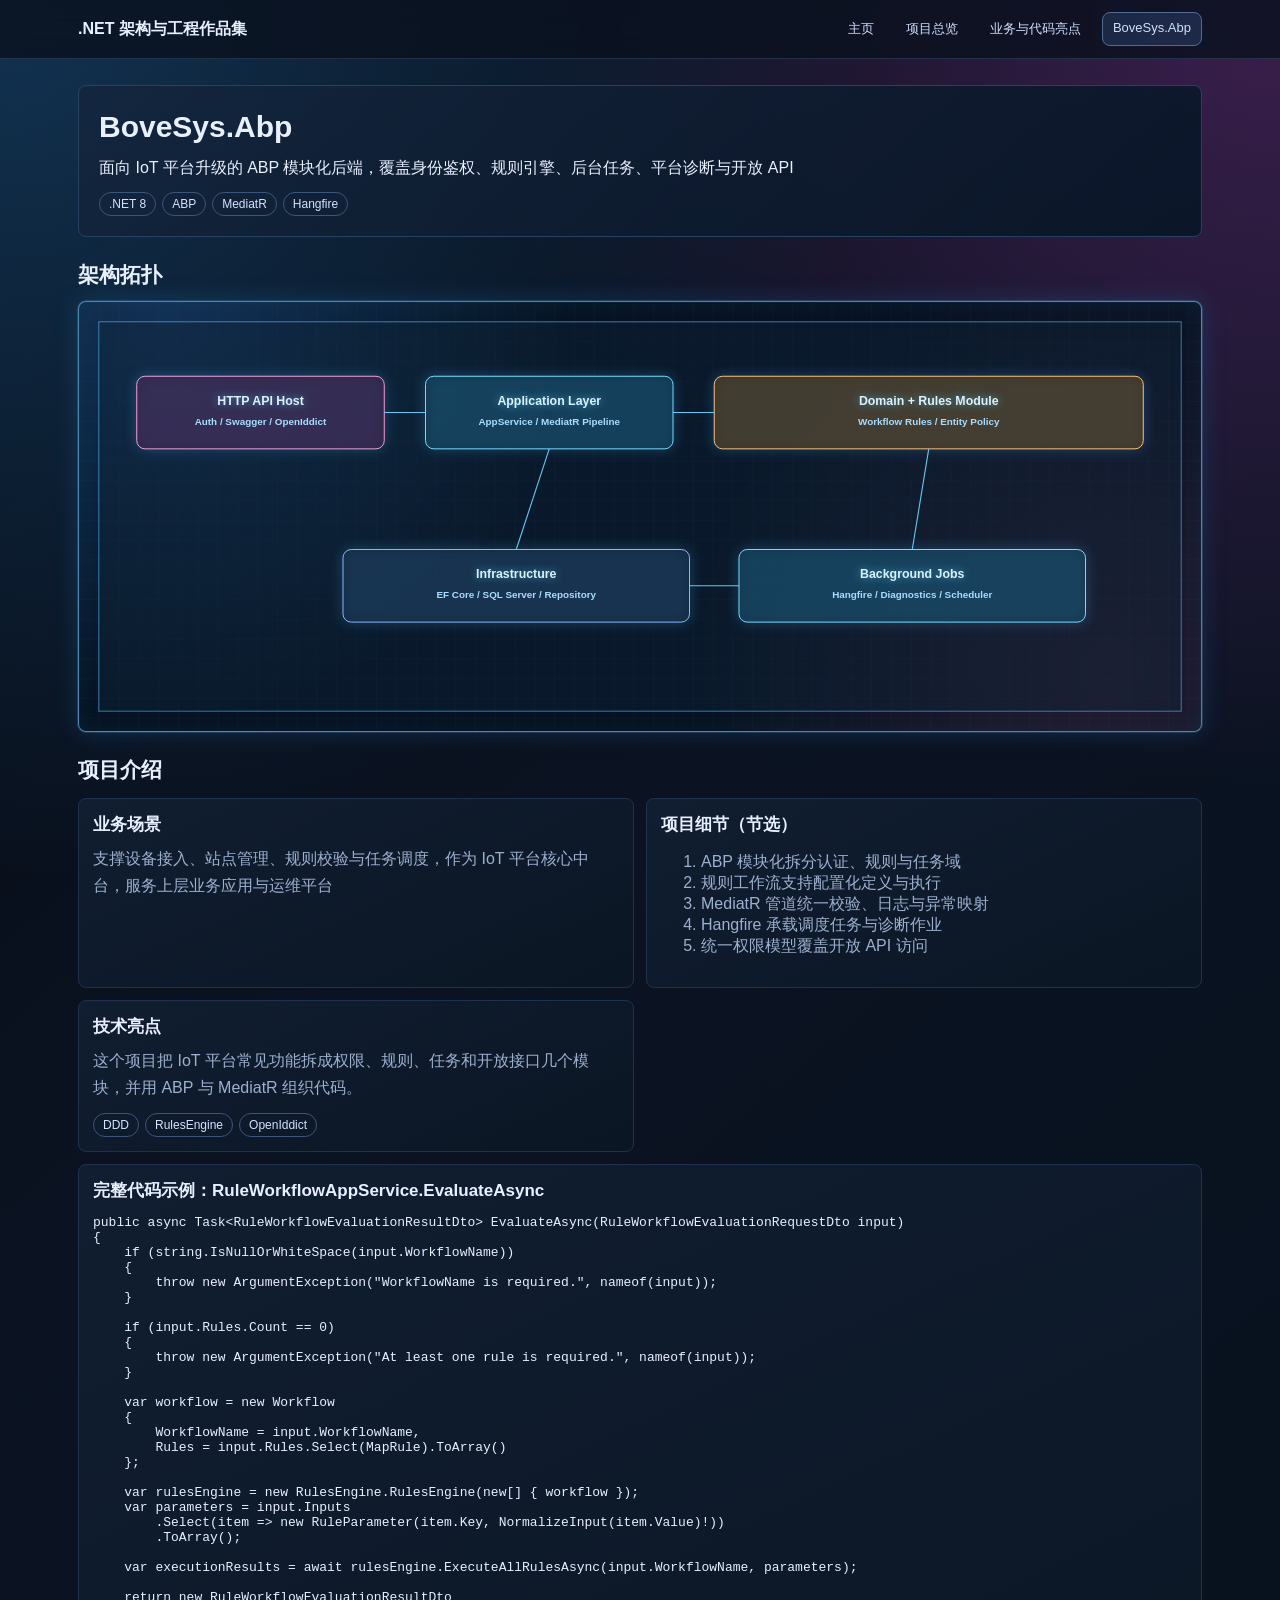
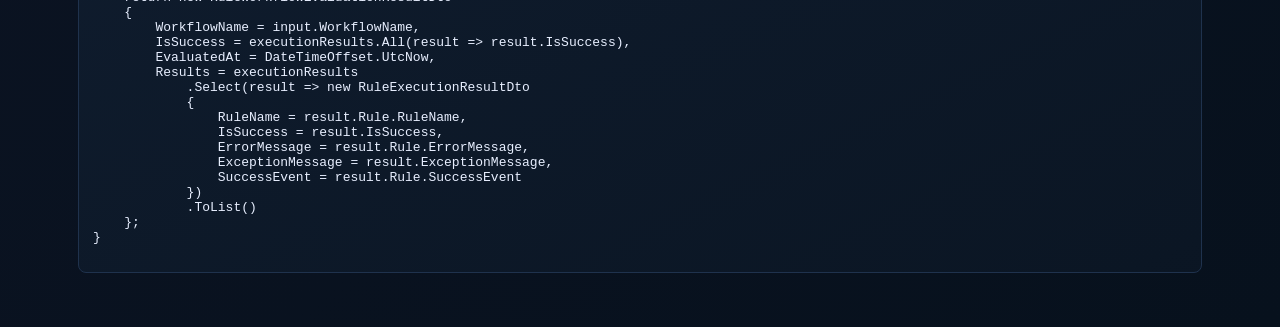
<file: project-boveiot-abp.html>
﻿<!doctype html>
<html lang="zh-CN">
<head>
  <meta charset="utf-8">
  <meta name="viewport" content="width=device-width, initial-scale=1">
  <title>BoveSys.Abp 项目</title>
  <link rel="stylesheet" href="./styles.css">
</head>
<body>
  <header class="topbar">
    <div class="topbar-inner">
      <div class="title">.NET 架构与工程作品集</div>
      <nav class="nav">
        <a href="./index.html">主页</a>
        <a href="./projects.html">项目总览</a>
        <a href="./architecture.html">业务与代码亮点</a>
        <a class="active" href="./project-boveiot-abp.html">BoveSys.Abp</a>
      </nav>
    </div>
  </header>

  <main class="container">
    <section class="hero">
      <h1>BoveSys.Abp</h1>
      <p>面向 IoT 平台升级的 ABP 模块化后端，覆盖身份鉴权、规则引擎、后台任务、平台诊断与开放 API</p>
      <span class="pill">.NET 8</span><span class="pill">ABP</span><span class="pill">MediatR</span><span class="pill">Hangfire</span>
    </section>

    <section>
      <h2>架构拓扑</h2>
      <div class="arch-wrap">
        <svg class="arch-svg" viewBox="0 0 1360 520" role="img" aria-label="BoveSys.Abp 架构拓扑图">
          <defs>
            <pattern id="grid1" width="24" height="24" patternUnits="userSpaceOnUse">
              <path d="M24 0 L0 0 0 24" fill="none" stroke="#2b5b80" stroke-width="0.55" opacity="0.32"/>
            </pattern>
            <marker id="arr1" viewBox="0 0 10 10" refX="8" refY="5" markerWidth="6" markerHeight="6" orient="auto">
              <path d="M0 0 L10 5 L0 10 z" fill="#77d9ff"/>
            </marker>
          </defs>
          <rect x="0" y="0" width="1360" height="520" fill="url(#grid1)"/>
          <rect class="arch-panel" x="24" y="24" width="1312" height="472"/>

          <rect class="arch-node arch-node-io" x="70" y="90" rx="10" ry="10" width="300" height="88"/>
          <text class="arch-title" x="220" y="125" text-anchor="middle">HTTP API Host</text>
          <text class="arch-text" x="220" y="149" text-anchor="middle">Auth / Swagger / OpenIddict</text>

          <rect class="arch-node arch-node-core" x="420" y="90" rx="10" ry="10" width="300" height="88"/>
          <text class="arch-title" x="570" y="125" text-anchor="middle">Application Layer</text>
          <text class="arch-text" x="570" y="149" text-anchor="middle">AppService / MediatR Pipeline</text>

          <rect class="arch-node arch-node-biz" x="770" y="90" rx="10" ry="10" width="520" height="88"/>
          <text class="arch-title" x="1030" y="125" text-anchor="middle">Domain + Rules Module</text>
          <text class="arch-text" x="1030" y="149" text-anchor="middle">Workflow Rules / Entity Policy</text>

          <rect class="arch-node arch-node-infra" x="320" y="300" rx="10" ry="10" width="420" height="88"/>
          <text class="arch-title" x="530" y="335" text-anchor="middle">Infrastructure</text>
          <text class="arch-text" x="530" y="359" text-anchor="middle">EF Core / SQL Server / Repository</text>

          <rect class="arch-node arch-node-core" x="800" y="300" rx="10" ry="10" width="420" height="88"/>
          <text class="arch-title" x="1010" y="335" text-anchor="middle">Background Jobs</text>
          <text class="arch-text" x="1010" y="359" text-anchor="middle">Hangfire / Diagnostics / Scheduler</text>

          <path class="arch-line" d="M370 134 L420 134" marker-end="url(#arr1)"/>
          <path class="arch-line" d="M720 134 L770 134" marker-end="url(#arr1)"/>
          <path class="arch-line" d="M570 178 L530 300" marker-end="url(#arr1)"/>
          <path class="arch-line" d="M1030 178 L1010 300" marker-end="url(#arr1)"/>
          <path class="arch-line" d="M740 344 L800 344" marker-end="url(#arr1)"/>
        </svg>
      </div>
    </section>

    <section>
      <h2>项目介绍</h2>
      <div class="grid">
        <article class="card span-6">
          <h3>业务场景</h3>
          <p class="muted">支撑设备接入、站点管理、规则校验与任务调度，作为 IoT 平台核心中台，服务上层业务应用与运维平台</p>
        </article>
        <article class="card span-6">
          <h3>项目细节（节选）</h3>
          <ol class="muted">
            <li>ABP 模块化拆分认证、规则与任务域</li>
            <li>规则工作流支持配置化定义与执行</li>
            <li>MediatR 管道统一校验、日志与异常映射</li>
            <li>Hangfire 承载调度任务与诊断作业</li>
            <li>统一权限模型覆盖开放 API 访问</li>
          </ol>
        </article>
        <article class="card span-6">
          <h3>技术亮点</h3>
          <p class="muted">这个项目把 IoT 平台常见功能拆成权限、规则、任务和开放接口几个模块，并用 ABP 与 MediatR 组织代码。</p>
          <span class="pill">DDD</span><span class="pill">RulesEngine</span><span class="pill">OpenIddict</span>
        </article>
        <article class="card span-12">
          <h3>完整代码示例：RuleWorkflowAppService.EvaluateAsync</h3>
<pre><code>public async Task&lt;RuleWorkflowEvaluationResultDto&gt; EvaluateAsync(RuleWorkflowEvaluationRequestDto input)
{
    if (string.IsNullOrWhiteSpace(input.WorkflowName))
    {
        throw new ArgumentException("WorkflowName is required.", nameof(input));
    }

    if (input.Rules.Count == 0)
    {
        throw new ArgumentException("At least one rule is required.", nameof(input));
    }

    var workflow = new Workflow
    {
        WorkflowName = input.WorkflowName,
        Rules = input.Rules.Select(MapRule).ToArray()
    };

    var rulesEngine = new RulesEngine.RulesEngine(new[] { workflow });
    var parameters = input.Inputs
        .Select(item =&gt; new RuleParameter(item.Key, NormalizeInput(item.Value)!))
        .ToArray();

    var executionResults = await rulesEngine.ExecuteAllRulesAsync(input.WorkflowName, parameters);

    return new RuleWorkflowEvaluationResultDto
    {
        WorkflowName = input.WorkflowName,
        IsSuccess = executionResults.All(result =&gt; result.IsSuccess),
        EvaluatedAt = DateTimeOffset.UtcNow,
        Results = executionResults
            .Select(result =&gt; new RuleExecutionResultDto
            {
                RuleName = result.Rule.RuleName,
                IsSuccess = result.IsSuccess,
                ErrorMessage = result.Rule.ErrorMessage,
                ExceptionMessage = result.ExceptionMessage,
                SuccessEvent = result.Rule.SuccessEvent
            })
            .ToList()
    };
}</code></pre>
        </article>
      </div>
    </section>
  </main>
</body>
</html>
</file>
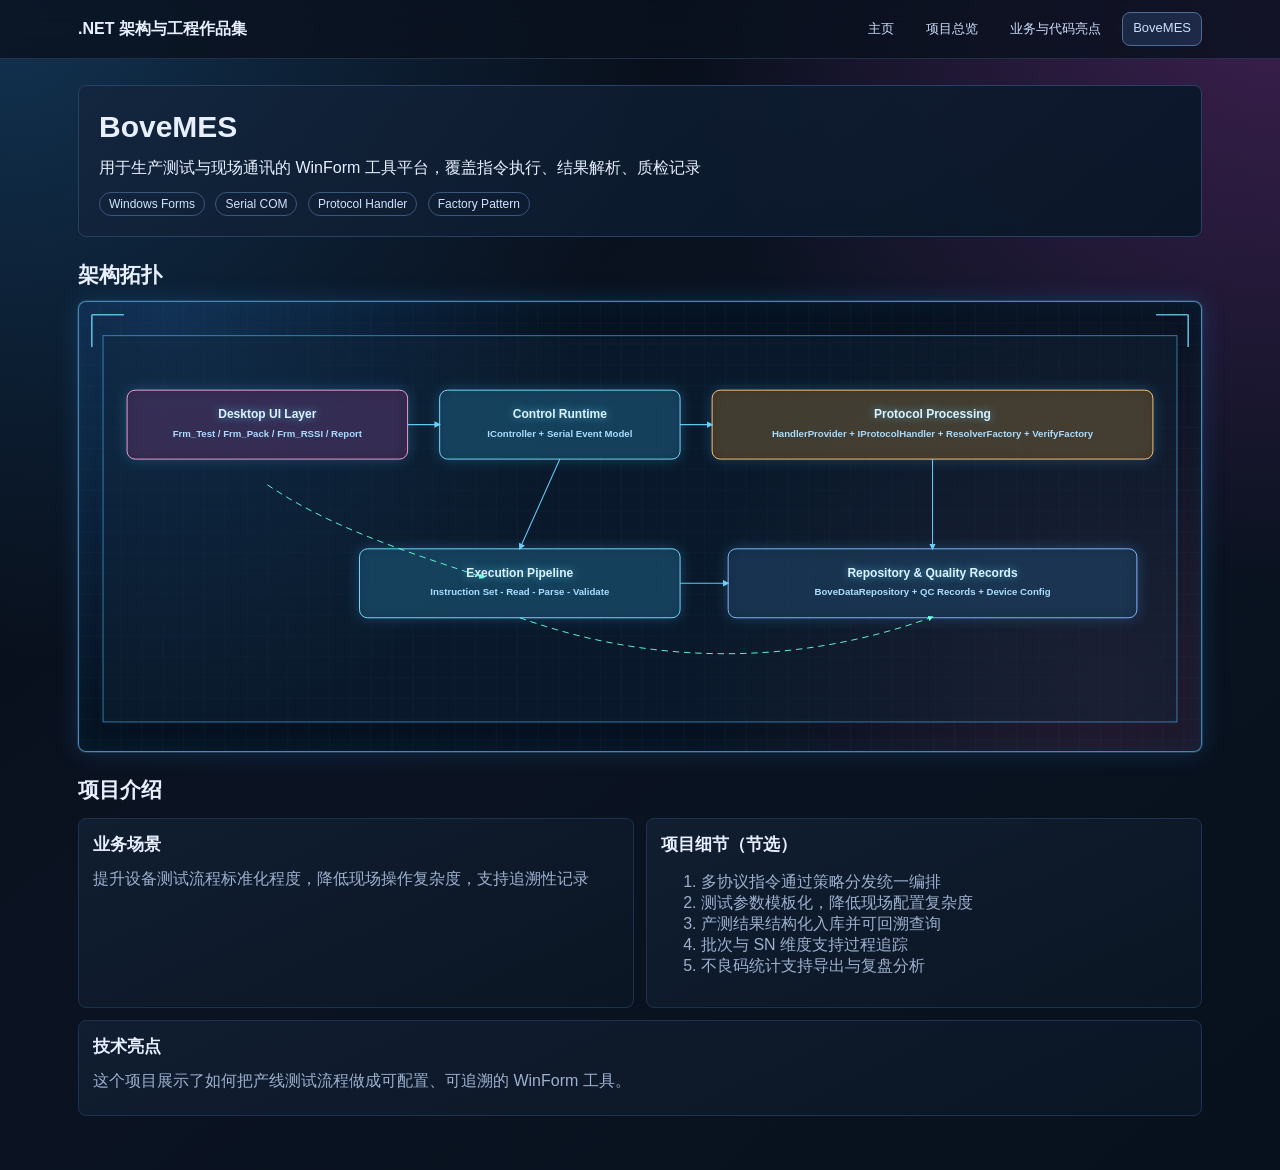
<file: project-bovemes.html>
﻿<!doctype html>
<html lang="zh-CN">
<head>
  <meta charset="utf-8">
  <meta name="viewport" content="width=device-width, initial-scale=1">
  <title>BoveMES 项目</title>
  <link rel="stylesheet" href="./styles.css">
</head>
<body>
  <header class="topbar">
    <div class="topbar-inner">
      <div class="title">.NET 架构与工程作品集</div>
      <nav class="nav">
        <a href="./index.html">主页</a>
        <a href="./projects.html">项目总览</a>
        <a href="./architecture.html">业务与代码亮点</a>
        <a class="active" href="./project-bovemes.html">BoveMES</a>
      </nav>
    </div>
  </header>

  <main class="container">
    <section class="hero">
      <h1>BoveMES</h1>
      <p>用于生产测试与现场通讯的 WinForm 工具平台，覆盖指令执行、结果解析、质检记录</p>
      <span class="pill">Windows Forms</span>
      <span class="pill">Serial COM</span>
      <span class="pill">Protocol Handler</span>
      <span class="pill">Factory Pattern</span>
    </section>

    <section>
      <h2>架构拓扑</h2>
      <div class="arch-wrap">
        <svg class="arch-svg" viewBox="0 0 1400 560" role="img" aria-label="BoveMES 架构拓扑图">
          <defs>
            <pattern id="archGridE" width="26" height="26" patternUnits="userSpaceOnUse">
              <path d="M 26 0 L 0 0 0 26" fill="none" stroke="#2c5f83" stroke-width="0.6" opacity="0.34" />
            </pattern>
            <marker id="archArrow" viewBox="0 0 10 10" refX="8" refY="5" markerWidth="6" markerHeight="6" orient="auto">
              <path d="M 0 0 L 10 5 L 0 10 z" fill="#73d7ff" />
            </marker>
            <marker id="archArrow2" viewBox="0 0 10 10" refX="8" refY="5" markerWidth="6" markerHeight="6" orient="auto">
              <path d="M 0 0 L 10 5 L 0 10 z" fill="#6affd9" />
            </marker>
          </defs>
          <rect x="0" y="0" width="1400" height="560" fill="url(#archGridE)" />
          <path class="arch-corner" d="M16 16 L56 16 M16 16 L16 56" />
          <path class="arch-corner" d="M1384 16 L1344 16 M1384 16 L1384 56" />
          <rect class="arch-panel" x="30" y="42" width="1340" height="482" />

          <rect class="arch-node arch-node-io" x="60" y="110" rx="10" ry="10" width="350" height="86" />
          <text class="arch-title" x="235" y="145" text-anchor="middle">Desktop UI Layer</text>
          <text class="arch-text" x="235" y="168" text-anchor="middle">Frm_Test / Frm_Pack / Frm_RSSI / Report</text>

          <rect class="arch-node arch-node-core" x="450" y="110" rx="10" ry="10" width="300" height="86" />
          <text class="arch-title" x="600" y="145" text-anchor="middle">Control Runtime</text>
          <text class="arch-text" x="600" y="168" text-anchor="middle">IController + Serial Event Model</text>

          <rect class="arch-node arch-node-biz" x="790" y="110" rx="10" ry="10" width="550" height="86" />
          <text class="arch-title" x="1065" y="145" text-anchor="middle">Protocol Processing</text>
          <text class="arch-text" x="1065" y="168" text-anchor="middle">HandlerProvider + IProtocolHandler + ResolverFactory + VerifyFactory</text>

          <rect class="arch-node arch-node-core" x="350" y="308" rx="10" ry="10" width="400" height="86" />
          <text class="arch-title" x="550" y="343" text-anchor="middle">Execution Pipeline</text>
          <text class="arch-text" x="550" y="366" text-anchor="middle">Instruction Set - Read - Parse - Validate</text>

          <rect class="arch-node arch-node-infra" x="810" y="308" rx="10" ry="10" width="510" height="86" />
          <text class="arch-title" x="1065" y="343" text-anchor="middle">Repository &amp; Quality Records</text>
          <text class="arch-text" x="1065" y="366" text-anchor="middle">BoveDataRepository + QC Records + Device Config</text>

          <path class="arch-line" d="M410 153 L450 153" />
          <path class="arch-line" d="M750 153 L790 153" />
          <path class="arch-line" d="M600 196 L550 308" />
          <path class="arch-line" d="M1065 196 L1065 308" />
          <path class="arch-line" d="M750 351 L810 351" />

          <path class="arch-flow" d="M235 228 C 320 286, 430 318, 505 344" />
          <path class="arch-flow" d="M550 394 C 720 455, 900 453, 1065 393" />
        </svg>
      </div>
    </section>

    <section>
      <h2>项目介绍</h2>
      <div class="grid">
        <article class="card span-6">
          <h3>业务场景</h3>
          <p class="muted">提升设备测试流程标准化程度，降低现场操作复杂度，支持追溯性记录</p>
        </article>
        <article class="card span-6">
          <h3>项目细节（节选）</h3>
          <ol class="muted">
            <li>多协议指令通过策略分发统一编排</li>
            <li>测试参数模板化，降低现场配置复杂度</li>
            <li>产测结果结构化入库并可回溯查询</li>
            <li>批次与 SN 维度支持过程追踪</li>
            <li>不良码统计支持导出与复盘分析</li>
          </ol>
        </article>
        <article class="card span-12">
          <h3>技术亮点</h3>
          <p class="muted">这个项目展示了如何把产线测试流程做成可配置、可追溯的 WinForm 工具。</p>
        </article>
      </div>
    </section>
  </main>
</body>
</html>
</file>
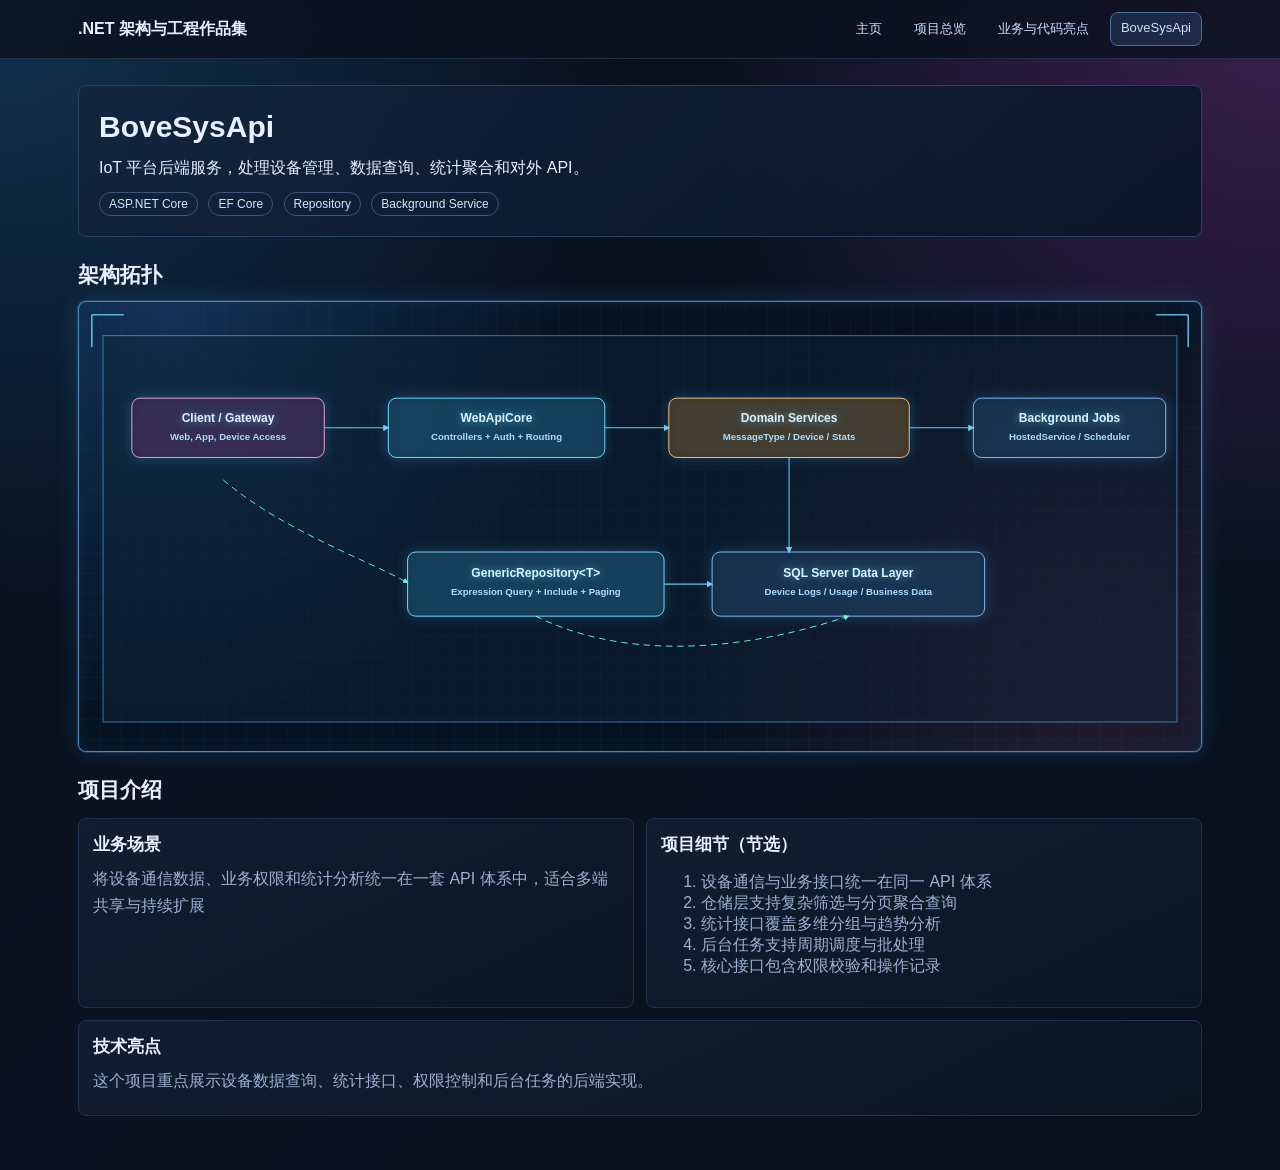
<file: project-bovesysapi.html>
﻿<!doctype html>
<html lang="zh-CN">
<head>
  <meta charset="utf-8">
  <meta name="viewport" content="width=device-width, initial-scale=1">
  <title>BoveSysApi 项目</title>
  <link rel="stylesheet" href="./styles.css">
</head>
<body>
  <header class="topbar">
    <div class="topbar-inner">
      <div class="title">.NET 架构与工程作品集</div>
      <nav class="nav">
        <a href="./index.html">主页</a>
        <a href="./projects.html">项目总览</a>
        <a href="./architecture.html">业务与代码亮点</a>
        <a class="active" href="./project-bovesysapi.html">BoveSysApi</a>
      </nav>
    </div>
  </header>

  <main class="container">
    <section class="hero">
      <h1>BoveSysApi</h1>
      <p>IoT 平台后端服务，处理设备管理、数据查询、统计聚合和对外 API。</p>
      <span class="pill">ASP.NET Core</span>
      <span class="pill">EF Core</span>
      <span class="pill">Repository</span>
      <span class="pill">Background Service</span>
    </section>

    <section>
      <h2>架构拓扑</h2>
      <div class="arch-wrap">
        <svg class="arch-svg" viewBox="0 0 1400 560" role="img" aria-label="BoveSysApi 架构拓扑图">
          <defs>
            <pattern id="archGridA" width="26" height="26" patternUnits="userSpaceOnUse">
              <path d="M 26 0 L 0 0 0 26" fill="none" stroke="#2c5f83" stroke-width="0.6" opacity="0.34" />
            </pattern>
            <marker id="archArrow" viewBox="0 0 10 10" refX="8" refY="5" markerWidth="6" markerHeight="6" orient="auto">
              <path d="M 0 0 L 10 5 L 0 10 z" fill="#73d7ff" />
            </marker>
            <marker id="archArrow2" viewBox="0 0 10 10" refX="8" refY="5" markerWidth="6" markerHeight="6" orient="auto">
              <path d="M 0 0 L 10 5 L 0 10 z" fill="#6affd9" />
            </marker>
          </defs>
          <rect x="0" y="0" width="1400" height="560" fill="url(#archGridA)" />
          <path class="arch-corner" d="M16 16 L56 16 M16 16 L16 56" />
          <path class="arch-corner" d="M1384 16 L1344 16 M1384 16 L1384 56" />
          <rect class="arch-panel" x="30" y="42" width="1340" height="482" />

          <rect class="arch-node arch-node-io" x="66" y="120" rx="10" ry="10" width="240" height="74" />
          <text class="arch-title" x="186" y="150" text-anchor="middle">Client / Gateway</text>
          <text class="arch-text" x="186" y="172" text-anchor="middle">Web, App, Device Access</text>

          <rect class="arch-node arch-node-core" x="386" y="120" rx="10" ry="10" width="270" height="74" />
          <text class="arch-title" x="521" y="150" text-anchor="middle">WebApiCore</text>
          <text class="arch-text" x="521" y="172" text-anchor="middle">Controllers + Auth + Routing</text>

          <rect class="arch-node arch-node-biz" x="736" y="120" rx="10" ry="10" width="300" height="74" />
          <text class="arch-title" x="886" y="150" text-anchor="middle">Domain Services</text>
          <text class="arch-text" x="886" y="172" text-anchor="middle">MessageType / Device / Stats</text>

          <rect class="arch-node arch-node-infra" x="1116" y="120" rx="10" ry="10" width="240" height="74" />
          <text class="arch-title" x="1236" y="150" text-anchor="middle">Background Jobs</text>
          <text class="arch-text" x="1236" y="172" text-anchor="middle">HostedService / Scheduler</text>

          <rect class="arch-node arch-node-core" x="410" y="312" rx="10" ry="10" width="320" height="80" />
          <text class="arch-title" x="570" y="343" text-anchor="middle">GenericRepository&lt;T&gt;</text>
          <text class="arch-text" x="570" y="366" text-anchor="middle">Expression Query + Include + Paging</text>

          <rect class="arch-node arch-node-infra" x="790" y="312" rx="10" ry="10" width="340" height="80" />
          <text class="arch-title" x="960" y="343" text-anchor="middle">SQL Server Data Layer</text>
          <text class="arch-text" x="960" y="366" text-anchor="middle">Device Logs / Usage / Business Data</text>

          <path class="arch-line" d="M306 157 L386 157" />
          <path class="arch-line" d="M656 157 L736 157" />
          <path class="arch-line" d="M1036 157 L1116 157" />
          <path class="arch-line" d="M886 194 L886 312" />
          <path class="arch-line" d="M730 352 L790 352" />

          <path class="arch-flow" d="M180 222 C 250 282, 350 318, 410 350" />
          <path class="arch-flow" d="M570 392 C 670 442, 810 442, 960 392" />
        </svg>
      </div>
    </section>

    <section>
      <h2>项目介绍</h2>
      <div class="grid">
        <article class="card span-6">
          <h3>业务场景</h3>
          <p class="muted">将设备通信数据、业务权限和统计分析统一在一套 API 体系中，适合多端共享与持续扩展</p>
        </article>
        <article class="card span-6">
          <h3>项目细节（节选）</h3>
          <ol class="muted">
            <li>设备通信与业务接口统一在同一 API 体系</li>
            <li>仓储层支持复杂筛选与分页聚合查询</li>
            <li>统计接口覆盖多维分组与趋势分析</li>
            <li>后台任务支持周期调度与批处理</li>
            <li>核心接口包含权限校验和操作记录</li>
          </ol>
        </article>
        <article class="card span-12">
          <h3>技术亮点</h3>
          <p class="muted">这个项目重点展示设备数据查询、统计接口、权限控制和后台任务的后端实现。</p>
        </article>
      </div>
    </section>
  </main>
</body>
</html>
</file>
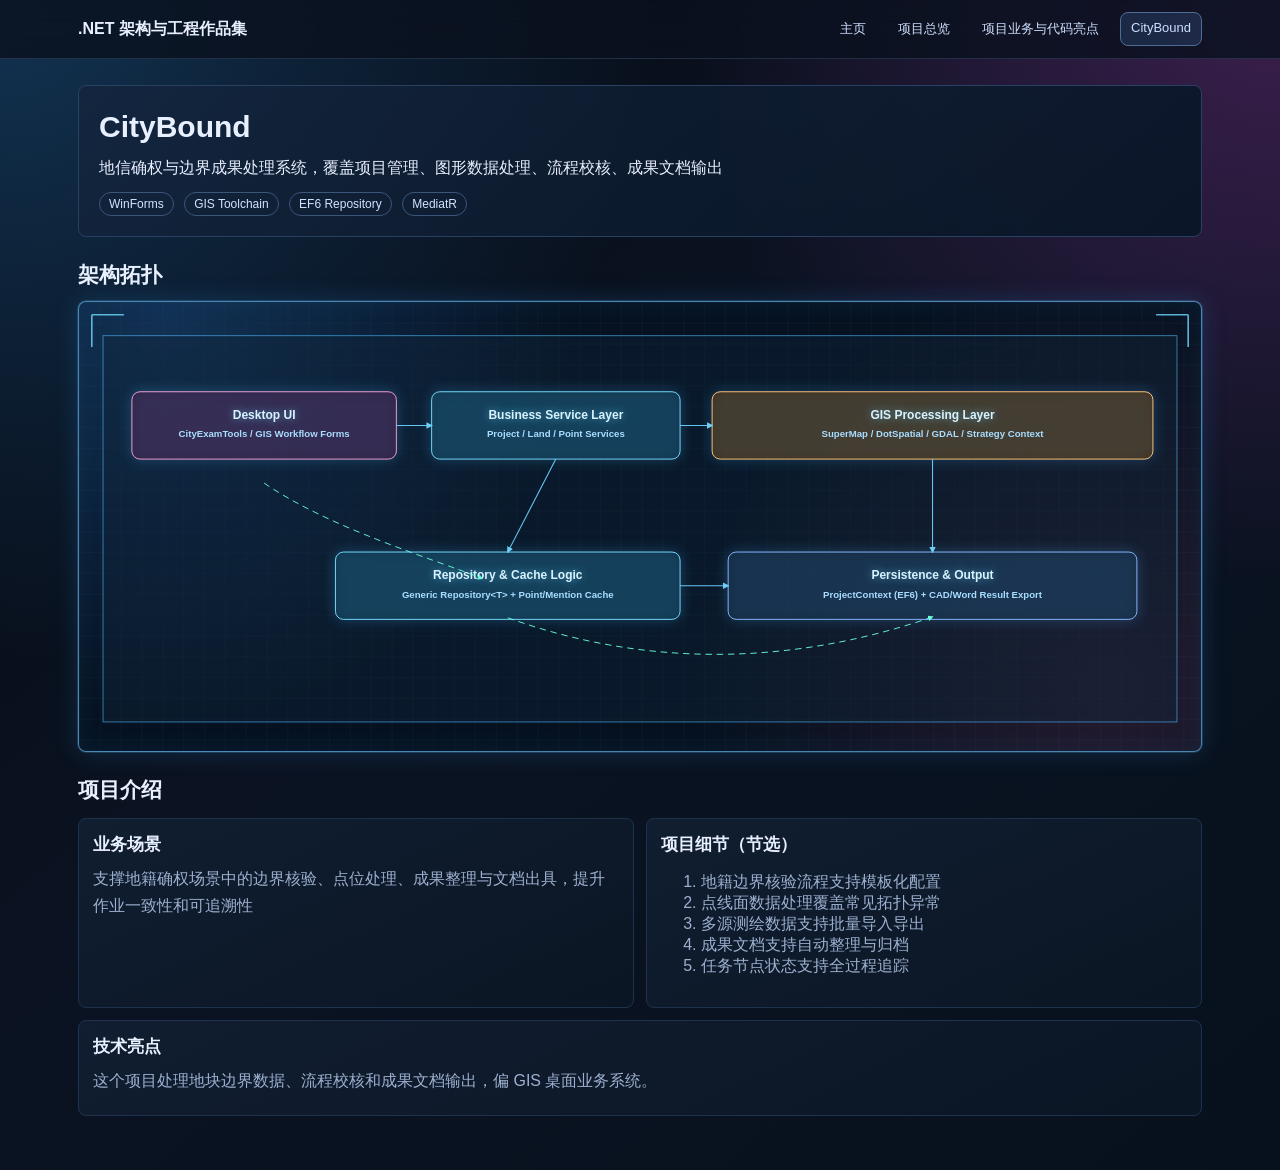
<file: project-citybound.html>
﻿<!doctype html>
<html lang="zh-CN">
<head>
  <meta charset="utf-8">
  <meta name="viewport" content="width=device-width, initial-scale=1">
  <title>CityBound 项目</title>
  <link rel="stylesheet" href="./styles.css">
</head>
<body>
  <header class="topbar">
    <div class="topbar-inner">
      <div class="title">.NET 架构与工程作品集</div>
      <nav class="nav">
        <a href="./index.html">主页</a>
        <a href="./projects.html">项目总览</a>
        <a href="./architecture.html">项目业务与代码亮点</a>
        <a class="active" href="./project-citybound.html">CityBound</a>
      </nav>
    </div>
  </header>

  <main class="container">
    <section class="hero">
      <h1>CityBound</h1>
      <p>地信确权与边界成果处理系统，覆盖项目管理、图形数据处理、流程校核、成果文档输出</p>
      <span class="pill">WinForms</span>
      <span class="pill">GIS Toolchain</span>
      <span class="pill">EF6 Repository</span>
      <span class="pill">MediatR</span>
    </section>

    <section>
      <h2>架构拓扑</h2>
      <div class="arch-wrap">
        <svg class="arch-svg" viewBox="0 0 1400 560" role="img" aria-label="CityBound 架构拓扑图">
          <defs>
            <pattern id="archGridF" width="26" height="26" patternUnits="userSpaceOnUse">
              <path d="M 26 0 L 0 0 0 26" fill="none" stroke="#2c5f83" stroke-width="0.6" opacity="0.34" />
            </pattern>
            <marker id="archArrow" viewBox="0 0 10 10" refX="8" refY="5" markerWidth="6" markerHeight="6" orient="auto">
              <path d="M 0 0 L 10 5 L 0 10 z" fill="#73d7ff" />
            </marker>
            <marker id="archArrow2" viewBox="0 0 10 10" refX="8" refY="5" markerWidth="6" markerHeight="6" orient="auto">
              <path d="M 0 0 L 10 5 L 0 10 z" fill="#6affd9" />
            </marker>
          </defs>
          <rect x="0" y="0" width="1400" height="560" fill="url(#archGridF)" />
          <path class="arch-corner" d="M16 16 L56 16 M16 16 L16 56" />
          <path class="arch-corner" d="M1384 16 L1344 16 M1384 16 L1384 56" />
          <rect class="arch-panel" x="30" y="42" width="1340" height="482" />

          <rect class="arch-node arch-node-io" x="66" y="112" rx="10" ry="10" width="330" height="84" />
          <text class="arch-title" x="231" y="146" text-anchor="middle">Desktop UI</text>
          <text class="arch-text" x="231" y="169" text-anchor="middle">CityExamTools / GIS Workflow Forms</text>

          <rect class="arch-node arch-node-core" x="440" y="112" rx="10" ry="10" width="310" height="84" />
          <text class="arch-title" x="595" y="146" text-anchor="middle">Business Service Layer</text>
          <text class="arch-text" x="595" y="169" text-anchor="middle">Project / Land / Point Services</text>

          <rect class="arch-node arch-node-biz" x="790" y="112" rx="10" ry="10" width="550" height="84" />
          <text class="arch-title" x="1065" y="146" text-anchor="middle">GIS Processing Layer</text>
          <text class="arch-text" x="1065" y="169" text-anchor="middle">SuperMap / DotSpatial / GDAL / Strategy Context</text>

          <rect class="arch-node arch-node-core" x="320" y="312" rx="10" ry="10" width="430" height="84" />
          <text class="arch-title" x="535" y="346" text-anchor="middle">Repository &amp; Cache Logic</text>
          <text class="arch-text" x="535" y="369" text-anchor="middle">Generic Repository&lt;T&gt; + Point/Mention Cache</text>

          <rect class="arch-node arch-node-infra" x="810" y="312" rx="10" ry="10" width="510" height="84" />
          <text class="arch-title" x="1065" y="346" text-anchor="middle">Persistence &amp; Output</text>
          <text class="arch-text" x="1065" y="369" text-anchor="middle">ProjectContext (EF6) + CAD/Word Result Export</text>

          <path class="arch-line" d="M396 154 L440 154" />
          <path class="arch-line" d="M750 154 L790 154" />
          <path class="arch-line" d="M595 196 L535 312" />
          <path class="arch-line" d="M1065 196 L1065 312" />
          <path class="arch-line" d="M750 354 L810 354" />

          <path class="arch-flow" d="M231 226 C 315 283, 435 318, 503 345" />
          <path class="arch-flow" d="M535 394 C 710 457, 890 453, 1065 393" />
        </svg>
      </div>
    </section>

    <section>
      <h2>项目介绍</h2>
      <div class="grid">
        <article class="card span-6">
          <h3>业务场景</h3>
          <p class="muted">支撑地籍确权场景中的边界核验、点位处理、成果整理与文档出具，提升作业一致性和可追溯性</p>
        </article>
        <article class="card span-6">
          <h3>项目细节（节选）</h3>
          <ol class="muted">
            <li>地籍边界核验流程支持模板化配置</li>
            <li>点线面数据处理覆盖常见拓扑异常</li>
            <li>多源测绘数据支持批量导入导出</li>
            <li>成果文档支持自动整理与归档</li>
            <li>任务节点状态支持全过程追踪</li>
          </ol>
        </article>
        <article class="card span-12">
          <h3>技术亮点</h3>
          <p class="muted">这个项目处理地块边界数据、流程校核和成果文档输出，偏 GIS 桌面业务系统。</p>
        </article>
      </div>
    </section>
  </main>
</body>
</html>
</file>
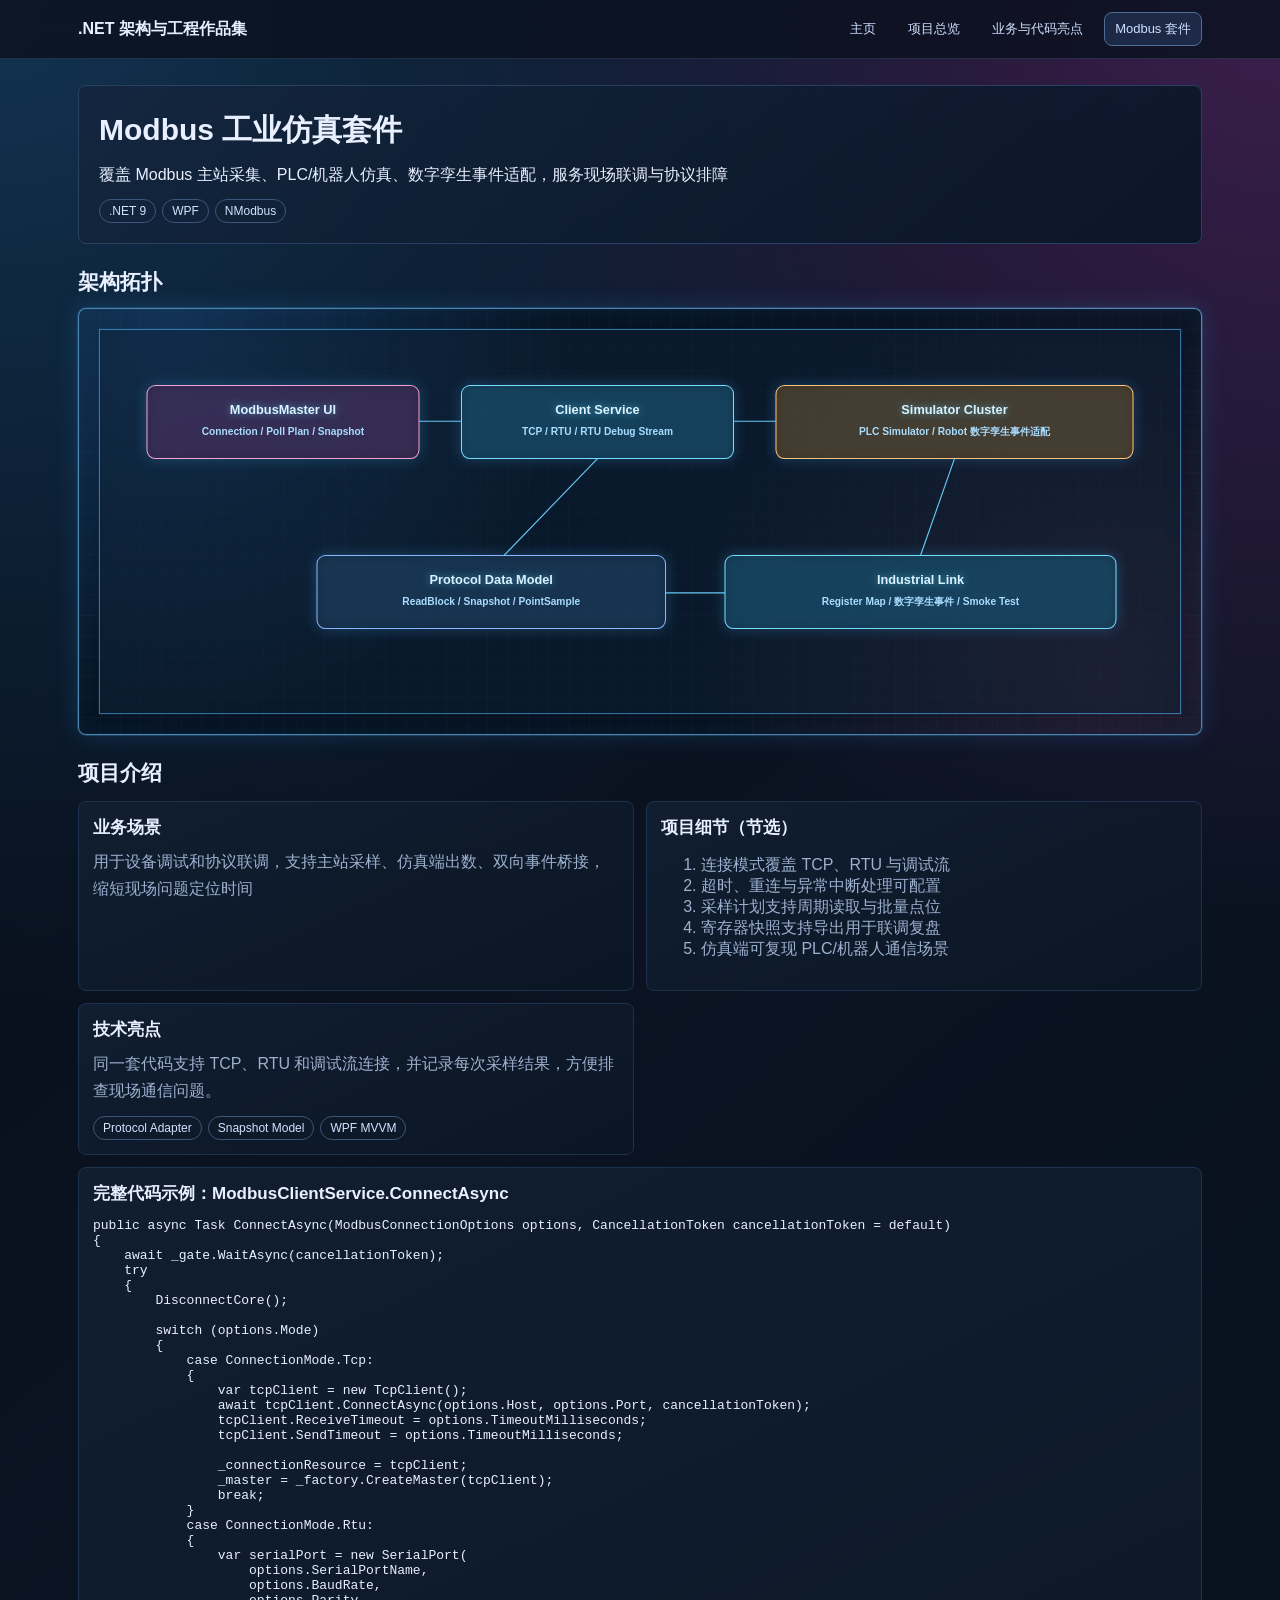
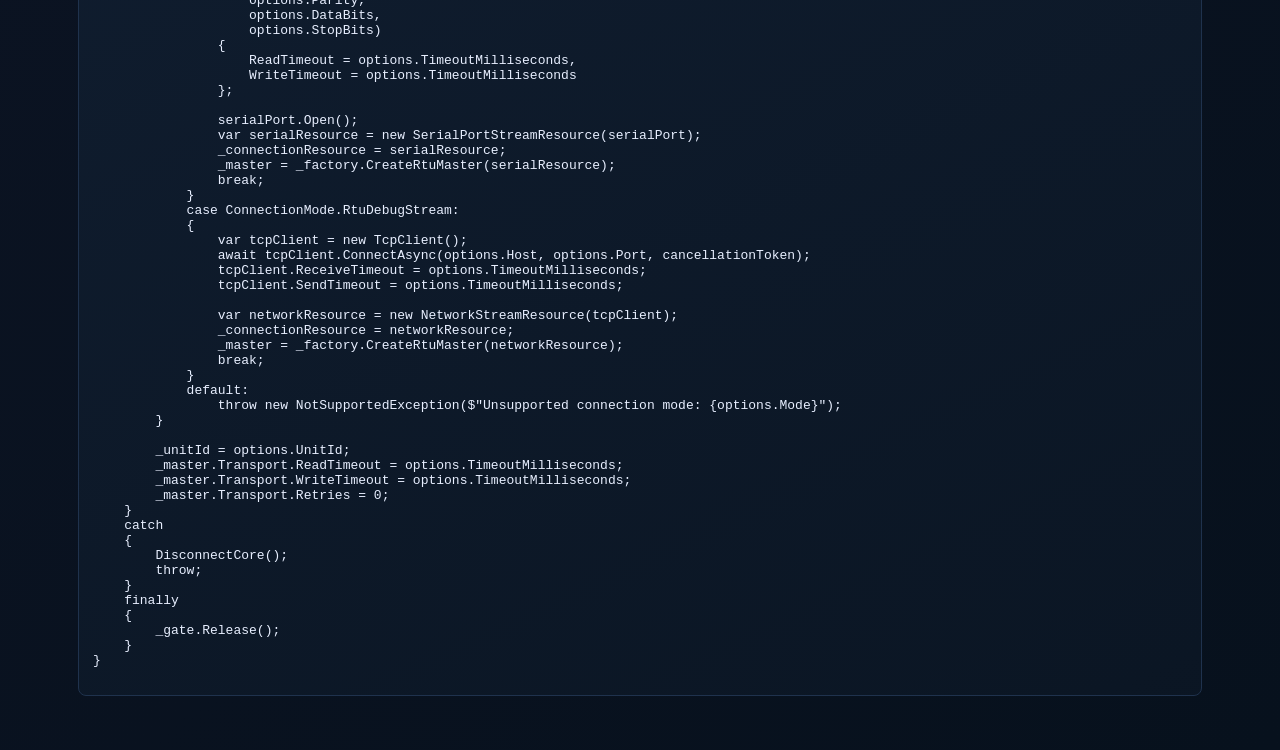
<file: project-modbus-suite.html>
﻿<!doctype html>
<html lang="zh-CN">
<head>
  <meta charset="utf-8">
  <meta name="viewport" content="width=device-width, initial-scale=1">
  <title>Modbus 工业仿真套件 项目</title>
  <link rel="stylesheet" href="./styles.css">
</head>
<body>
  <header class="topbar">
    <div class="topbar-inner">
      <div class="title">.NET 架构与工程作品集</div>
      <nav class="nav">
        <a href="./index.html">主页</a>
        <a href="./projects.html">项目总览</a>
        <a href="./architecture.html">业务与代码亮点</a>
        <a class="active" href="./project-modbus-suite.html">Modbus 套件</a>
      </nav>
    </div>
  </header>

  <main class="container">
    <section class="hero">
      <h1>Modbus 工业仿真套件</h1>
      <p>覆盖 Modbus 主站采集、PLC/机器人仿真、数字孪生事件适配，服务现场联调与协议排障</p>
      <span class="pill">.NET 9</span><span class="pill">WPF</span><span class="pill">NModbus</span>
    </section>

    <section>
      <h2>架构拓扑</h2>
      <div class="arch-wrap">
        <svg class="arch-svg" viewBox="0 0 1320 500" role="img" aria-label="Modbus 套件架构拓扑图">
          <defs>
            <pattern id="grid3" width="24" height="24" patternUnits="userSpaceOnUse">
              <path d="M24 0 L0 0 0 24" fill="none" stroke="#2b5b80" stroke-width="0.55" opacity="0.32"/>
            </pattern>
            <marker id="arr3" viewBox="0 0 10 10" refX="8" refY="5" markerWidth="6" markerHeight="6" orient="auto">
              <path d="M0 0 L10 5 L0 10 z" fill="#77d9ff"/>
            </marker>
          </defs>
          <rect x="0" y="0" width="1320" height="500" fill="url(#grid3)"/>
          <rect class="arch-panel" x="24" y="24" width="1272" height="452"/>
          <rect class="arch-node arch-node-io" x="80" y="90" rx="10" ry="10" width="320" height="86"/>
          <text class="arch-title" x="240" y="124" text-anchor="middle">ModbusMaster UI</text>
          <text class="arch-text" x="240" y="148" text-anchor="middle">Connection / Poll Plan / Snapshot</text>
          <rect class="arch-node arch-node-core" x="450" y="90" rx="10" ry="10" width="320" height="86"/>
          <text class="arch-title" x="610" y="124" text-anchor="middle">Client Service</text>
          <text class="arch-text" x="610" y="148" text-anchor="middle">TCP / RTU / RTU Debug Stream</text>
          <rect class="arch-node arch-node-biz" x="820" y="90" rx="10" ry="10" width="420" height="86"/>
          <text class="arch-title" x="1030" y="124" text-anchor="middle">Simulator Cluster</text>
          <text class="arch-text" x="1030" y="148" text-anchor="middle">PLC Simulator / Robot 数字孪生事件适配</text>
          <rect class="arch-node arch-node-infra" x="280" y="290" rx="10" ry="10" width="410" height="86"/>
          <text class="arch-title" x="485" y="324" text-anchor="middle">Protocol Data Model</text>
          <text class="arch-text" x="485" y="348" text-anchor="middle">ReadBlock / Snapshot / PointSample</text>
          <rect class="arch-node arch-node-core" x="760" y="290" rx="10" ry="10" width="460" height="86"/>
          <text class="arch-title" x="990" y="324" text-anchor="middle">Industrial Link</text>
          <text class="arch-text" x="990" y="348" text-anchor="middle">Register Map / 数字孪生事件 / Smoke Test</text>
          <path class="arch-line" d="M400 132 L450 132" marker-end="url(#arr3)"/>
          <path class="arch-line" d="M770 132 L820 132" marker-end="url(#arr3)"/>
          <path class="arch-line" d="M610 176 L500 290" marker-end="url(#arr3)"/>
          <path class="arch-line" d="M1030 176 L990 290" marker-end="url(#arr3)"/>
          <path class="arch-line" d="M690 334 L760 334" marker-end="url(#arr3)"/>
        </svg>
      </div>
    </section>

    <section>
      <h2>项目介绍</h2>
      <div class="grid">
        <article class="card span-6">
          <h3>业务场景</h3>
          <p class="muted">用于设备调试和协议联调，支持主站采样、仿真端出数、双向事件桥接，缩短现场问题定位时间</p>
        </article>
        <article class="card span-6">
          <h3>项目细节（节选）</h3>
          <ol class="muted">
            <li>连接模式覆盖 TCP、RTU 与调试流</li>
            <li>超时、重连与异常中断处理可配置</li>
            <li>采样计划支持周期读取与批量点位</li>
            <li>寄存器快照支持导出用于联调复盘</li>
            <li>仿真端可复现 PLC/机器人通信场景</li>
          </ol>
        </article>
        <article class="card span-6">
          <h3>技术亮点</h3>
          <p class="muted">同一套代码支持 TCP、RTU 和调试流连接，并记录每次采样结果，方便排查现场通信问题。</p>
          <span class="pill">Protocol Adapter</span><span class="pill">Snapshot Model</span><span class="pill">WPF MVVM</span>
        </article>
        <article class="card span-12">
          <h3>完整代码示例：ModbusClientService.ConnectAsync</h3>
<pre><code>public async Task ConnectAsync(ModbusConnectionOptions options, CancellationToken cancellationToken = default)
{
    await _gate.WaitAsync(cancellationToken);
    try
    {
        DisconnectCore();

        switch (options.Mode)
        {
            case ConnectionMode.Tcp:
            {
                var tcpClient = new TcpClient();
                await tcpClient.ConnectAsync(options.Host, options.Port, cancellationToken);
                tcpClient.ReceiveTimeout = options.TimeoutMilliseconds;
                tcpClient.SendTimeout = options.TimeoutMilliseconds;

                _connectionResource = tcpClient;
                _master = _factory.CreateMaster(tcpClient);
                break;
            }
            case ConnectionMode.Rtu:
            {
                var serialPort = new SerialPort(
                    options.SerialPortName,
                    options.BaudRate,
                    options.Parity,
                    options.DataBits,
                    options.StopBits)
                {
                    ReadTimeout = options.TimeoutMilliseconds,
                    WriteTimeout = options.TimeoutMilliseconds
                };

                serialPort.Open();
                var serialResource = new SerialPortStreamResource(serialPort);
                _connectionResource = serialResource;
                _master = _factory.CreateRtuMaster(serialResource);
                break;
            }
            case ConnectionMode.RtuDebugStream:
            {
                var tcpClient = new TcpClient();
                await tcpClient.ConnectAsync(options.Host, options.Port, cancellationToken);
                tcpClient.ReceiveTimeout = options.TimeoutMilliseconds;
                tcpClient.SendTimeout = options.TimeoutMilliseconds;

                var networkResource = new NetworkStreamResource(tcpClient);
                _connectionResource = networkResource;
                _master = _factory.CreateRtuMaster(networkResource);
                break;
            }
            default:
                throw new NotSupportedException($"Unsupported connection mode: {options.Mode}");
        }

        _unitId = options.UnitId;
        _master.Transport.ReadTimeout = options.TimeoutMilliseconds;
        _master.Transport.WriteTimeout = options.TimeoutMilliseconds;
        _master.Transport.Retries = 0;
    }
    catch
    {
        DisconnectCore();
        throw;
    }
    finally
    {
        _gate.Release();
    }
}</code></pre>
        </article>
      </div>
    </section>
  </main>
</body>
</html>
</file>
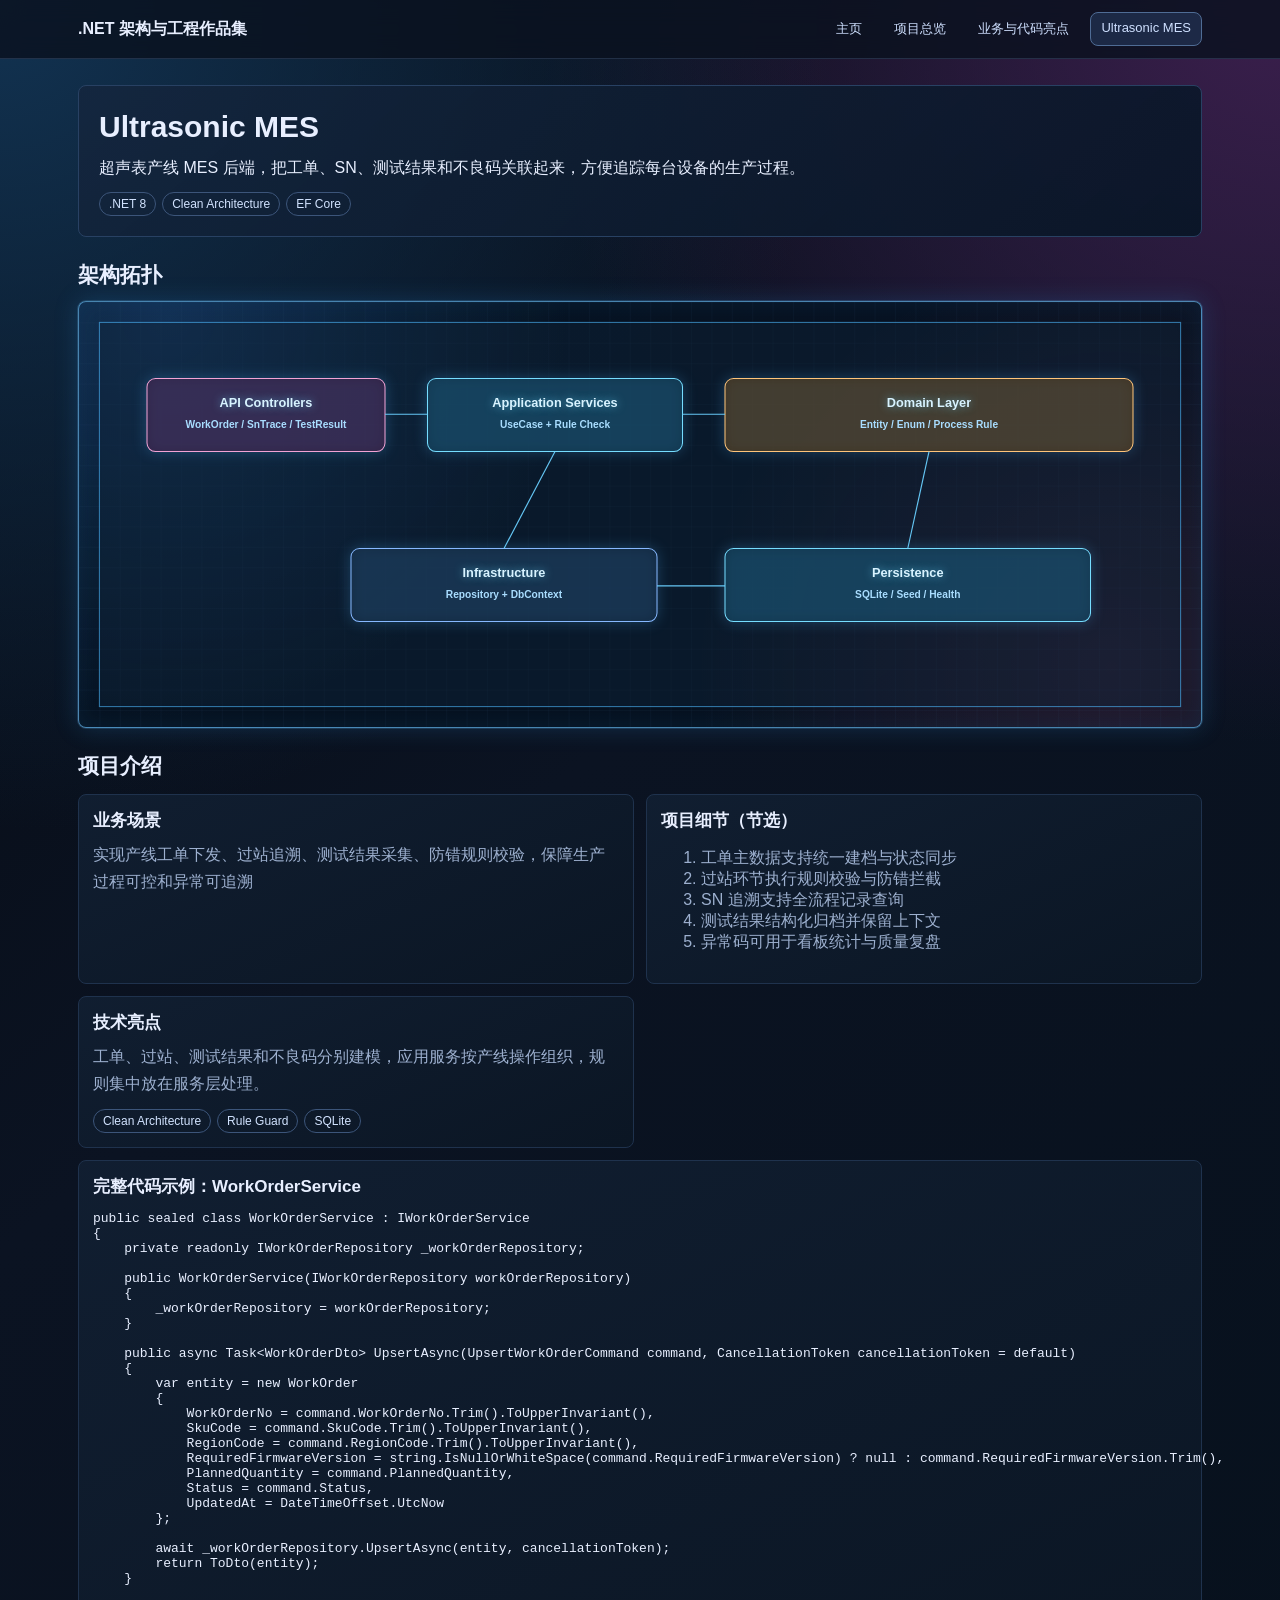
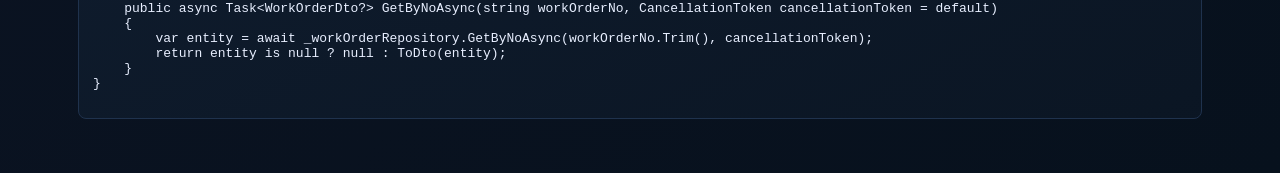
<file: project-ultrasonic-mes.html>
﻿<!doctype html>
<html lang="zh-CN">
<head>
  <meta charset="utf-8">
  <meta name="viewport" content="width=device-width, initial-scale=1">
  <title>Ultrasonic MES 项目</title>
  <link rel="stylesheet" href="./styles.css">
</head>
<body>
  <header class="topbar">
    <div class="topbar-inner">
      <div class="title">.NET 架构与工程作品集</div>
      <nav class="nav">
        <a href="./index.html">主页</a>
        <a href="./projects.html">项目总览</a>
        <a href="./architecture.html">业务与代码亮点</a>
        <a class="active" href="./project-ultrasonic-mes.html">Ultrasonic MES</a>
      </nav>
    </div>
  </header>

  <main class="container">
    <section class="hero">
      <h1>Ultrasonic MES</h1>
      <p>超声表产线 MES 后端，把工单、SN、测试结果和不良码关联起来，方便追踪每台设备的生产过程。</p>
      <span class="pill">.NET 8</span><span class="pill">Clean Architecture</span><span class="pill">EF Core</span>
    </section>

    <section>
      <h2>架构拓扑</h2>
      <div class="arch-wrap">
        <svg class="arch-svg" viewBox="0 0 1320 500" role="img" aria-label="Ultrasonic MES 架构拓扑图">
          <defs>
            <pattern id="grid2" width="24" height="24" patternUnits="userSpaceOnUse">
              <path d="M24 0 L0 0 0 24" fill="none" stroke="#2b5b80" stroke-width="0.55" opacity="0.32"/>
            </pattern>
            <marker id="arr2" viewBox="0 0 10 10" refX="8" refY="5" markerWidth="6" markerHeight="6" orient="auto">
              <path d="M0 0 L10 5 L0 10 z" fill="#77d9ff"/>
            </marker>
          </defs>
          <rect x="0" y="0" width="1320" height="500" fill="url(#grid2)"/>
          <rect class="arch-panel" x="24" y="24" width="1272" height="452"/>
          <rect class="arch-node arch-node-io" x="80" y="90" rx="10" ry="10" width="280" height="86"/>
          <text class="arch-title" x="220" y="124" text-anchor="middle">API Controllers</text>
          <text class="arch-text" x="220" y="148" text-anchor="middle">WorkOrder / SnTrace / TestResult</text>
          <rect class="arch-node arch-node-core" x="410" y="90" rx="10" ry="10" width="300" height="86"/>
          <text class="arch-title" x="560" y="124" text-anchor="middle">Application Services</text>
          <text class="arch-text" x="560" y="148" text-anchor="middle">UseCase + Rule Check</text>
          <rect class="arch-node arch-node-biz" x="760" y="90" rx="10" ry="10" width="480" height="86"/>
          <text class="arch-title" x="1000" y="124" text-anchor="middle">Domain Layer</text>
          <text class="arch-text" x="1000" y="148" text-anchor="middle">Entity / Enum / Process Rule</text>
          <rect class="arch-node arch-node-infra" x="320" y="290" rx="10" ry="10" width="360" height="86"/>
          <text class="arch-title" x="500" y="324" text-anchor="middle">Infrastructure</text>
          <text class="arch-text" x="500" y="348" text-anchor="middle">Repository + DbContext</text>
          <rect class="arch-node arch-node-core" x="760" y="290" rx="10" ry="10" width="430" height="86"/>
          <text class="arch-title" x="975" y="324" text-anchor="middle">Persistence</text>
          <text class="arch-text" x="975" y="348" text-anchor="middle">SQLite / Seed / Health</text>
          <path class="arch-line" d="M360 132 L410 132" marker-end="url(#arr2)"/>
          <path class="arch-line" d="M710 132 L760 132" marker-end="url(#arr2)"/>
          <path class="arch-line" d="M560 176 L500 290" marker-end="url(#arr2)"/>
          <path class="arch-line" d="M1000 176 L975 290" marker-end="url(#arr2)"/>
          <path class="arch-line" d="M680 334 L760 334" marker-end="url(#arr2)"/>
        </svg>
      </div>
    </section>

    <section>
      <h2>项目介绍</h2>
      <div class="grid">
        <article class="card span-6">
          <h3>业务场景</h3>
          <p class="muted">实现产线工单下发、过站追溯、测试结果采集、防错规则校验，保障生产过程可控和异常可追溯</p>
        </article>
        <article class="card span-6">
          <h3>项目细节（节选）</h3>
          <ol class="muted">
            <li>工单主数据支持统一建档与状态同步</li>
            <li>过站环节执行规则校验与防错拦截</li>
            <li>SN 追溯支持全流程记录查询</li>
            <li>测试结果结构化归档并保留上下文</li>
            <li>异常码可用于看板统计与质量复盘</li>
          </ol>
        </article>
        <article class="card span-6">
          <h3>技术亮点</h3>
          <p class="muted">工单、过站、测试结果和不良码分别建模，应用服务按产线操作组织，规则集中放在服务层处理。</p>
          <span class="pill">Clean Architecture</span><span class="pill">Rule Guard</span><span class="pill">SQLite</span>
        </article>
        <article class="card span-12">
          <h3>完整代码示例：WorkOrderService</h3>
<pre><code>public sealed class WorkOrderService : IWorkOrderService
{
    private readonly IWorkOrderRepository _workOrderRepository;

    public WorkOrderService(IWorkOrderRepository workOrderRepository)
    {
        _workOrderRepository = workOrderRepository;
    }

    public async Task&lt;WorkOrderDto&gt; UpsertAsync(UpsertWorkOrderCommand command, CancellationToken cancellationToken = default)
    {
        var entity = new WorkOrder
        {
            WorkOrderNo = command.WorkOrderNo.Trim().ToUpperInvariant(),
            SkuCode = command.SkuCode.Trim().ToUpperInvariant(),
            RegionCode = command.RegionCode.Trim().ToUpperInvariant(),
            RequiredFirmwareVersion = string.IsNullOrWhiteSpace(command.RequiredFirmwareVersion) ? null : command.RequiredFirmwareVersion.Trim(),
            PlannedQuantity = command.PlannedQuantity,
            Status = command.Status,
            UpdatedAt = DateTimeOffset.UtcNow
        };

        await _workOrderRepository.UpsertAsync(entity, cancellationToken);
        return ToDto(entity);
    }

    public async Task&lt;WorkOrderDto?&gt; GetByNoAsync(string workOrderNo, CancellationToken cancellationToken = default)
    {
        var entity = await _workOrderRepository.GetByNoAsync(workOrderNo.Trim(), cancellationToken);
        return entity is null ? null : ToDto(entity);
    }
}</code></pre>
        </article>
      </div>
    </section>
  </main>
</body>
</html>
</file>
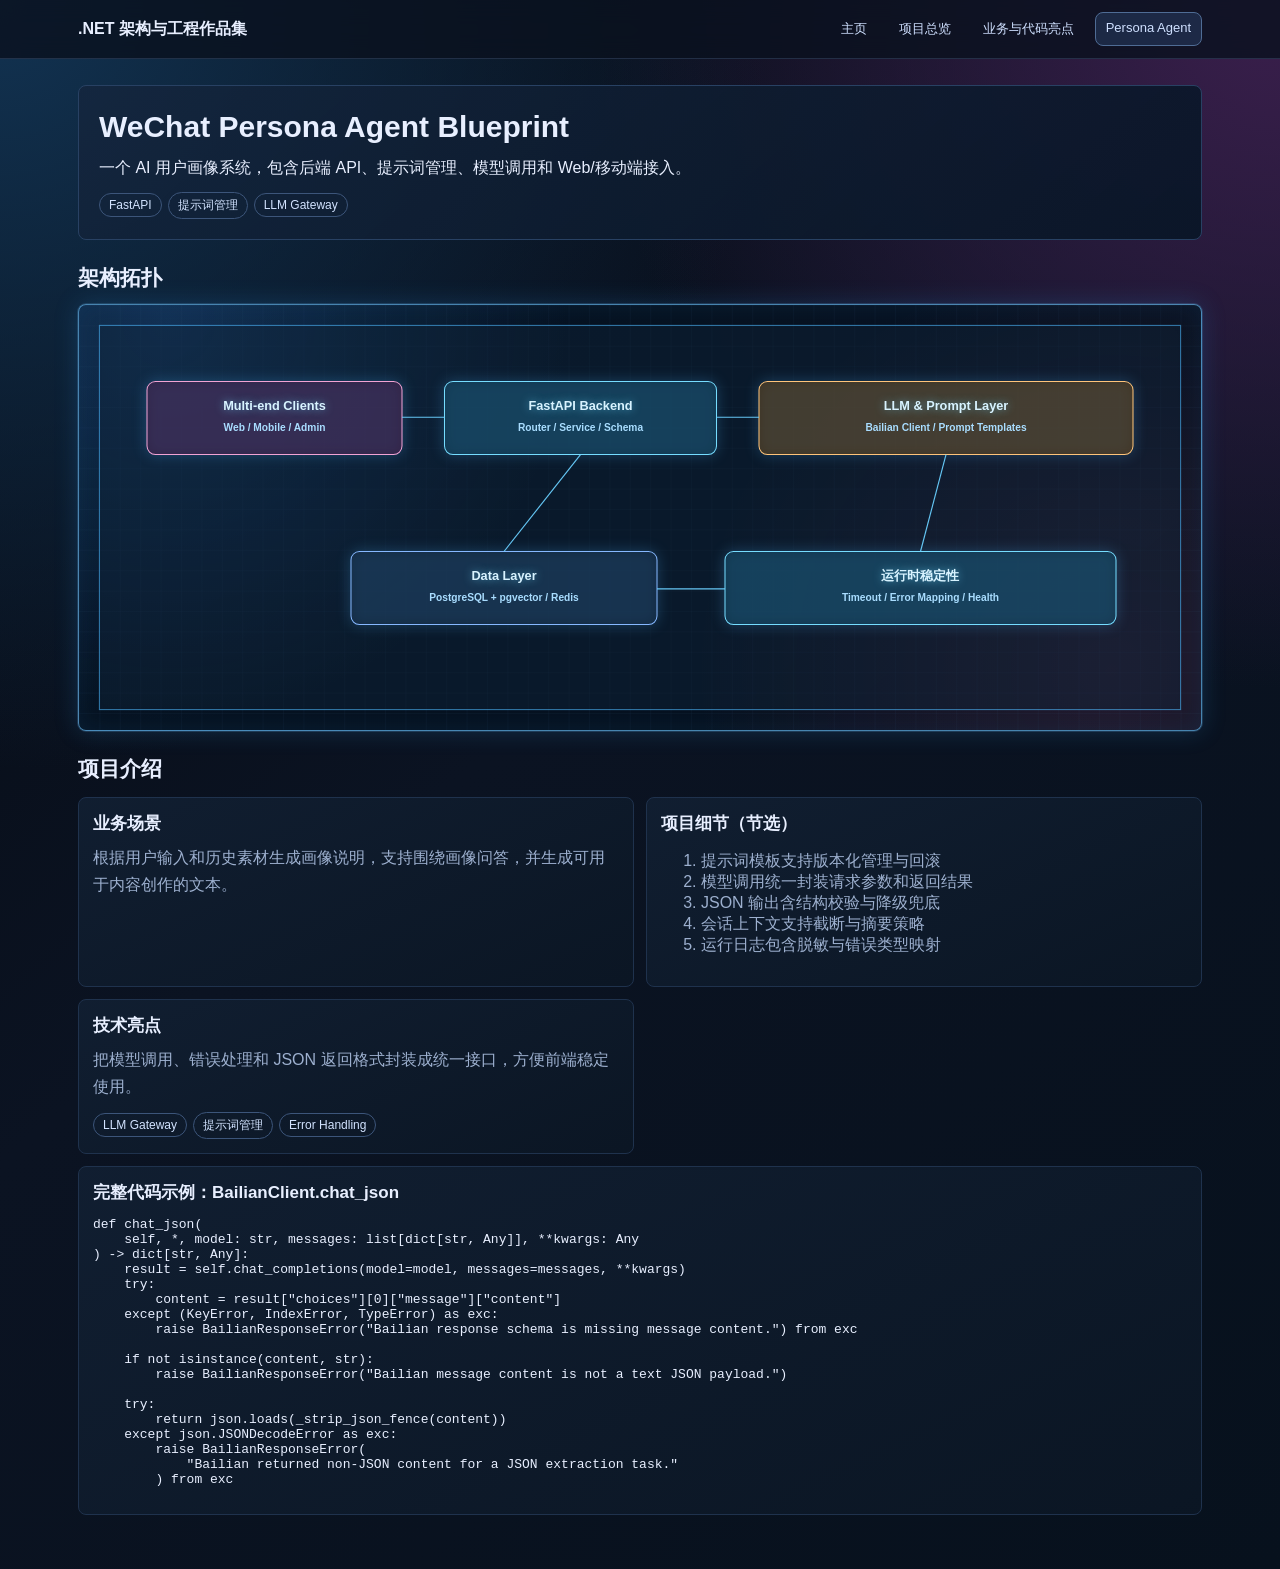
<file: project-wechat-persona-ai.html>
﻿<!doctype html>
<html lang="zh-CN">
<head>
  <meta charset="utf-8">
  <meta name="viewport" content="width=device-width, initial-scale=1">
  <title>WeChat Persona Agent 项目</title>
  <link rel="stylesheet" href="./styles.css">
</head>
<body>
  <header class="topbar">
    <div class="topbar-inner">
      <div class="title">.NET 架构与工程作品集</div>
      <nav class="nav">
        <a href="./index.html">主页</a>
        <a href="./projects.html">项目总览</a>
        <a href="./architecture.html">业务与代码亮点</a>
        <a class="active" href="./project-wechat-persona-ai.html">Persona Agent</a>
      </nav>
    </div>
  </header>

  <main class="container">
    <section class="hero">
      <h1>WeChat Persona Agent Blueprint</h1>
      <p>一个 AI 用户画像系统，包含后端 API、提示词管理、模型调用和 Web/移动端接入。</p>
      <span class="pill">FastAPI</span><span class="pill">提示词管理</span><span class="pill">LLM Gateway</span>
    </section>

    <section>
      <h2>架构拓扑</h2>
      <div class="arch-wrap">
        <svg class="arch-svg" viewBox="0 0 1320 500" role="img" aria-label="Persona Agent 架构拓扑图">
          <defs>
            <pattern id="grid4" width="24" height="24" patternUnits="userSpaceOnUse">
              <path d="M24 0 L0 0 0 24" fill="none" stroke="#2b5b80" stroke-width="0.55" opacity="0.32"/>
            </pattern>
            <marker id="arr4" viewBox="0 0 10 10" refX="8" refY="5" markerWidth="6" markerHeight="6" orient="auto">
              <path d="M0 0 L10 5 L0 10 z" fill="#77d9ff"/>
            </marker>
          </defs>
          <rect x="0" y="0" width="1320" height="500" fill="url(#grid4)"/>
          <rect class="arch-panel" x="24" y="24" width="1272" height="452"/>
          <rect class="arch-node arch-node-io" x="80" y="90" rx="10" ry="10" width="300" height="86"/>
          <text class="arch-title" x="230" y="124" text-anchor="middle">Multi-end Clients</text>
          <text class="arch-text" x="230" y="148" text-anchor="middle">Web / Mobile / Admin</text>
          <rect class="arch-node arch-node-core" x="430" y="90" rx="10" ry="10" width="320" height="86"/>
          <text class="arch-title" x="590" y="124" text-anchor="middle">FastAPI Backend</text>
          <text class="arch-text" x="590" y="148" text-anchor="middle">Router / Service / Schema</text>
          <rect class="arch-node arch-node-biz" x="800" y="90" rx="10" ry="10" width="440" height="86"/>
          <text class="arch-title" x="1020" y="124" text-anchor="middle">LLM &amp; Prompt Layer</text>
          <text class="arch-text" x="1020" y="148" text-anchor="middle">Bailian Client / Prompt Templates</text>
          <rect class="arch-node arch-node-infra" x="320" y="290" rx="10" ry="10" width="360" height="86"/>
          <text class="arch-title" x="500" y="324" text-anchor="middle">Data Layer</text>
          <text class="arch-text" x="500" y="348" text-anchor="middle">PostgreSQL + pgvector / Redis</text>
          <rect class="arch-node arch-node-core" x="760" y="290" rx="10" ry="10" width="460" height="86"/>
          <text class="arch-title" x="990" y="324" text-anchor="middle">运行时稳定性</text>
          <text class="arch-text" x="990" y="348" text-anchor="middle">Timeout / Error Mapping / Health</text>
          <path class="arch-line" d="M380 132 L430 132" marker-end="url(#arr4)"/>
          <path class="arch-line" d="M750 132 L800 132" marker-end="url(#arr4)"/>
          <path class="arch-line" d="M590 176 L500 290" marker-end="url(#arr4)"/>
          <path class="arch-line" d="M1020 176 L990 290" marker-end="url(#arr4)"/>
          <path class="arch-line" d="M680 334 L760 334" marker-end="url(#arr4)"/>
        </svg>
      </div>
    </section>

    <section>
      <h2>项目介绍</h2>
      <div class="grid">
        <article class="card span-6">
          <h3>业务场景</h3>
          <p class="muted">根据用户输入和历史素材生成画像说明，支持围绕画像问答，并生成可用于内容创作的文本。</p>
        </article>
        <article class="card span-6">
          <h3>项目细节（节选）</h3>
          <ol class="muted">
            <li>提示词模板支持版本化管理与回滚</li>
            <li>模型调用统一封装请求参数和返回结果</li>
            <li>JSON 输出含结构校验与降级兜底</li>
            <li>会话上下文支持截断与摘要策略</li>
            <li>运行日志包含脱敏与错误类型映射</li>
          </ol>
        </article>
        <article class="card span-6">
          <h3>技术亮点</h3>
          <p class="muted">把模型调用、错误处理和 JSON 返回格式封装成统一接口，方便前端稳定使用。</p>
          <span class="pill">LLM Gateway</span><span class="pill">提示词管理</span><span class="pill">Error Handling</span>
        </article>
        <article class="card span-12">
          <h3>完整代码示例：BailianClient.chat_json</h3>
<pre><code>def chat_json(
    self, *, model: str, messages: list[dict[str, Any]], **kwargs: Any
) -&gt; dict[str, Any]:
    result = self.chat_completions(model=model, messages=messages, **kwargs)
    try:
        content = result["choices"][0]["message"]["content"]
    except (KeyError, IndexError, TypeError) as exc:
        raise BailianResponseError("Bailian response schema is missing message content.") from exc

    if not isinstance(content, str):
        raise BailianResponseError("Bailian message content is not a text JSON payload.")

    try:
        return json.loads(_strip_json_fence(content))
    except json.JSONDecodeError as exc:
        raise BailianResponseError(
            "Bailian returned non-JSON content for a JSON extraction task."
        ) from exc</code></pre>
        </article>
      </div>
    </section>
  </main>
</body>
</html>
</file>
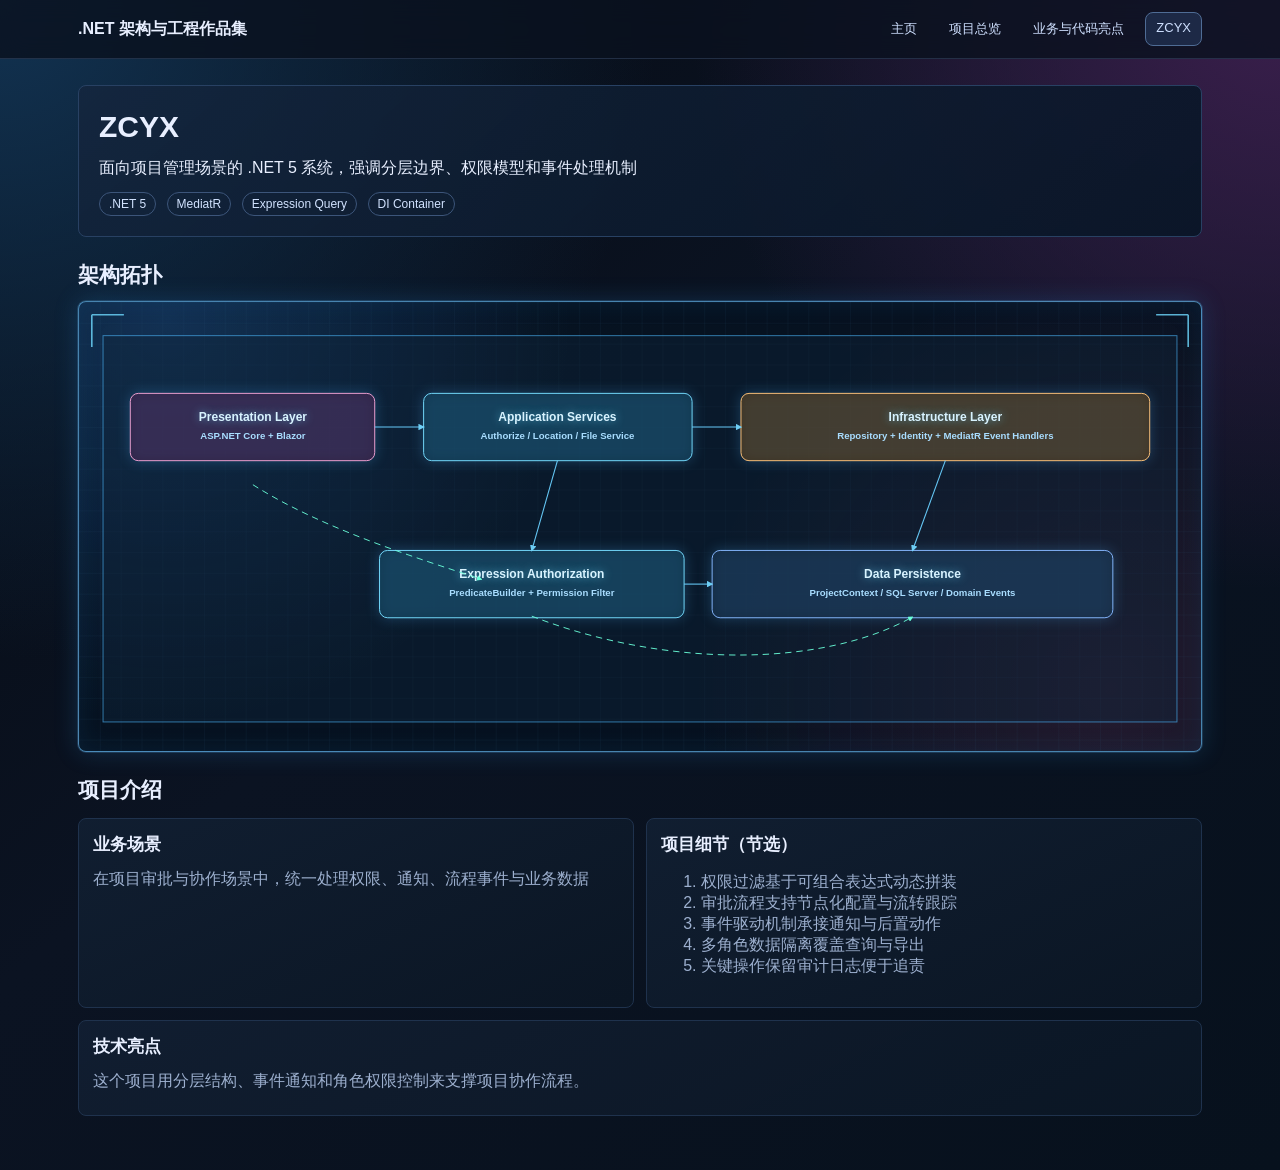
<file: project-zcyx.html>
﻿<!doctype html>
<html lang="zh-CN">
<head>
  <meta charset="utf-8">
  <meta name="viewport" content="width=device-width, initial-scale=1">
  <title>ZCYX 项目</title>
  <link rel="stylesheet" href="./styles.css">
</head>
<body>
  <header class="topbar">
    <div class="topbar-inner">
      <div class="title">.NET 架构与工程作品集</div>
      <nav class="nav">
        <a href="./index.html">主页</a>
        <a href="./projects.html">项目总览</a>
        <a href="./architecture.html">业务与代码亮点</a>
        <a class="active" href="./project-zcyx.html">ZCYX</a>
      </nav>
    </div>
  </header>

  <main class="container">
    <section class="hero">
      <h1>ZCYX</h1>
      <p>面向项目管理场景的 .NET 5 系统，强调分层边界、权限模型和事件处理机制</p>
      <span class="pill">.NET 5</span>
      <span class="pill">MediatR</span>
      <span class="pill">Expression Query</span>
      <span class="pill">DI Container</span>
    </section>

    <section>
      <h2>架构拓扑</h2>
      <div class="arch-wrap">
        <svg class="arch-svg" viewBox="0 0 1400 560" role="img" aria-label="ZCYX 架构拓扑图">
          <defs>
            <pattern id="archGridC" width="26" height="26" patternUnits="userSpaceOnUse">
              <path d="M 26 0 L 0 0 0 26" fill="none" stroke="#2c5f83" stroke-width="0.6" opacity="0.34" />
            </pattern>
            <marker id="archArrow" viewBox="0 0 10 10" refX="8" refY="5" markerWidth="6" markerHeight="6" orient="auto">
              <path d="M 0 0 L 10 5 L 0 10 z" fill="#73d7ff" />
            </marker>
            <marker id="archArrow2" viewBox="0 0 10 10" refX="8" refY="5" markerWidth="6" markerHeight="6" orient="auto">
              <path d="M 0 0 L 10 5 L 0 10 z" fill="#6affd9" />
            </marker>
          </defs>
          <rect x="0" y="0" width="1400" height="560" fill="url(#archGridC)" />
          <path class="arch-corner" d="M16 16 L56 16 M16 16 L16 56" />
          <path class="arch-corner" d="M1384 16 L1344 16 M1384 16 L1384 56" />
          <rect class="arch-panel" x="30" y="42" width="1340" height="482" />

          <rect class="arch-node arch-node-io" x="64" y="114" rx="10" ry="10" width="305" height="84" />
          <text class="arch-title" x="217" y="148" text-anchor="middle">Presentation Layer</text>
          <text class="arch-text" x="217" y="171" text-anchor="middle">ASP.NET Core + Blazor</text>

          <rect class="arch-node arch-node-core" x="430" y="114" rx="10" ry="10" width="335" height="84" />
          <text class="arch-title" x="597" y="148" text-anchor="middle">Application Services</text>
          <text class="arch-text" x="597" y="171" text-anchor="middle">Authorize / Location / File Service</text>

          <rect class="arch-node arch-node-biz" x="826" y="114" rx="10" ry="10" width="510" height="84" />
          <text class="arch-title" x="1081" y="148" text-anchor="middle">Infrastructure Layer</text>
          <text class="arch-text" x="1081" y="171" text-anchor="middle">Repository + Identity + MediatR Event Handlers</text>

          <rect class="arch-node arch-node-core" x="375" y="310" rx="10" ry="10" width="380" height="84" />
          <text class="arch-title" x="565" y="344" text-anchor="middle">Expression Authorization</text>
          <text class="arch-text" x="565" y="367" text-anchor="middle">PredicateBuilder + Permission Filter</text>

          <rect class="arch-node arch-node-infra" x="790" y="310" rx="10" ry="10" width="500" height="84" />
          <text class="arch-title" x="1040" y="344" text-anchor="middle">Data Persistence</text>
          <text class="arch-text" x="1040" y="367" text-anchor="middle">ProjectContext / SQL Server / Domain Events</text>

          <path class="arch-line" d="M369 156 L430 156" />
          <path class="arch-line" d="M765 156 L826 156" />
          <path class="arch-line" d="M597 198 L565 310" />
          <path class="arch-line" d="M1081 198 L1040 310" />
          <path class="arch-line" d="M755 352 L790 352" />

          <path class="arch-flow" d="M217 228 C 305 284, 424 320, 502 346" />
          <path class="arch-flow" d="M565 392 C 735 458, 930 455, 1040 393" />
        </svg>
      </div>
    </section>

    <section>
      <h2>项目介绍</h2>
      <div class="grid">
        <article class="card span-6">
          <h3>业务场景</h3>
          <p class="muted">在项目审批与协作场景中，统一处理权限、通知、流程事件与业务数据</p>
        </article>
        <article class="card span-6">
          <h3>项目细节（节选）</h3>
          <ol class="muted">
            <li>权限过滤基于可组合表达式动态拼装</li>
            <li>审批流程支持节点化配置与流转跟踪</li>
            <li>事件驱动机制承接通知与后置动作</li>
            <li>多角色数据隔离覆盖查询与导出</li>
            <li>关键操作保留审计日志便于追责</li>
          </ol>
        </article>
        <article class="card span-12">
          <h3>技术亮点</h3>
          <p class="muted">这个项目用分层结构、事件通知和角色权限控制来支撑项目协作流程。</p>
        </article>
      </div>
    </section>
  </main>
</body>
</html>
</file>
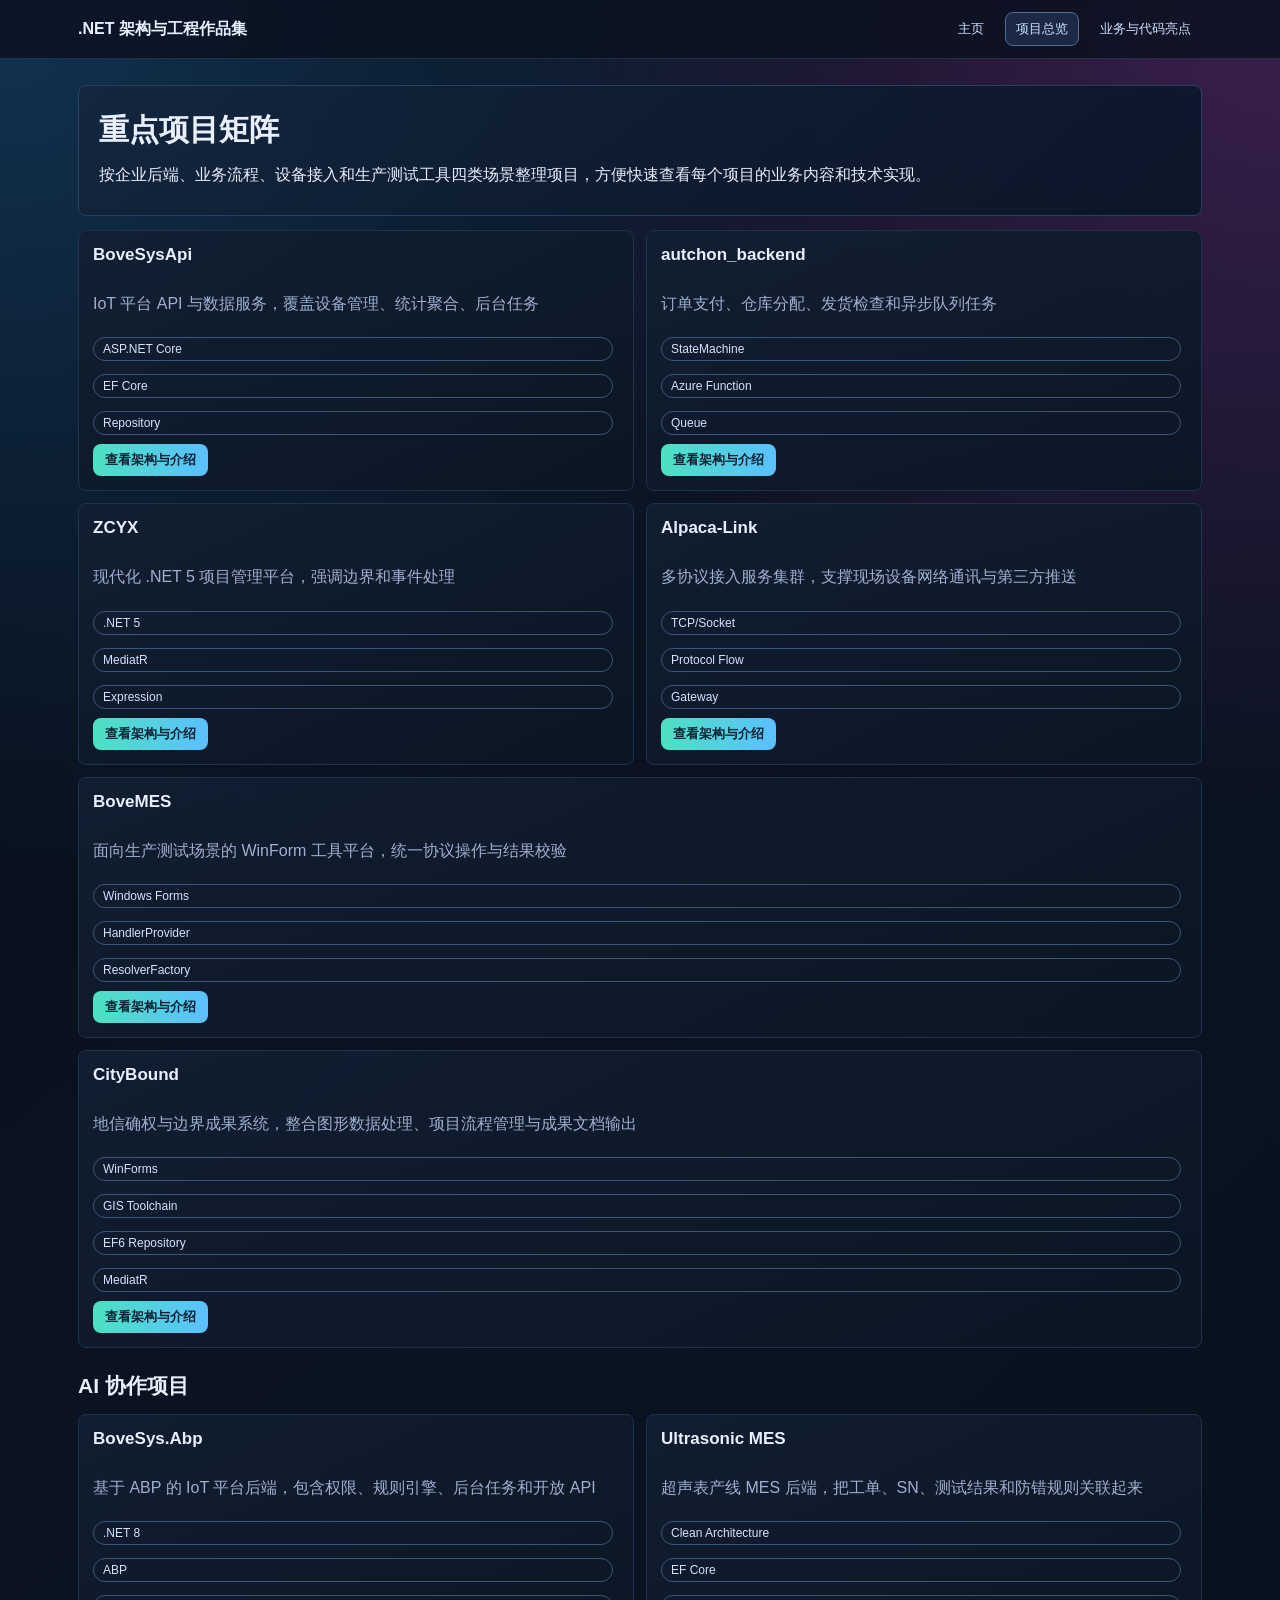
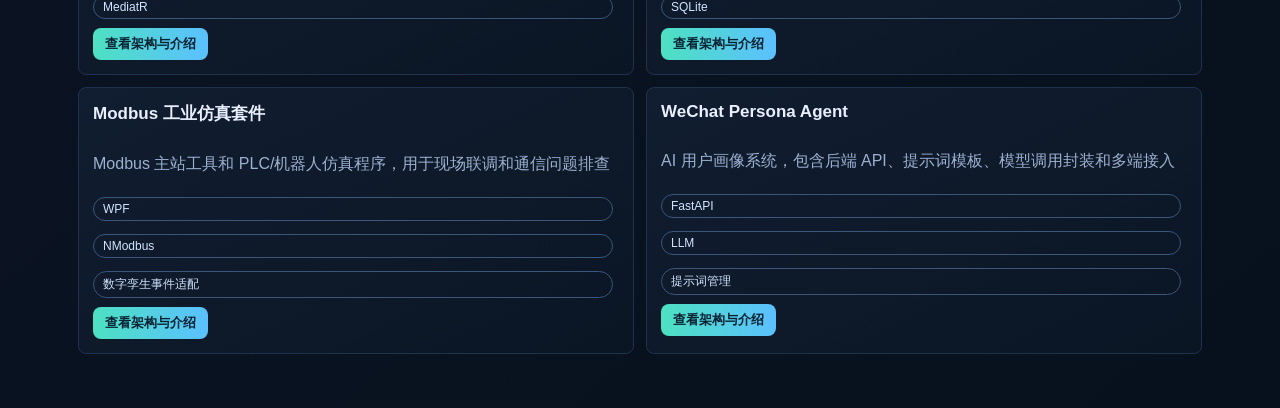
<file: projects.html>
﻿<!doctype html>
<html lang="zh-CN">
<head>
  <meta charset="utf-8">
  <meta name="viewport" content="width=device-width, initial-scale=1">
  <title>项目总览</title>
  <link rel="stylesheet" href="./styles.css">
</head>
<body>
  <header class="topbar">
    <div class="topbar-inner">
      <div class="title">.NET 架构与工程作品集</div>
      <nav class="nav">
        <a href="./index.html">主页</a>
        <a class="active" href="./projects.html">项目总览</a>
        <a href="./architecture.html">业务与代码亮点</a>
      </nav>
    </div>
  </header>

  <main class="container">
    <section class="hero">
      <h1>重点项目矩阵</h1>
      <p>按企业后端、业务流程、设备接入和生产测试工具四类场景整理项目，方便快速查看每个项目的业务内容和技术实现。</p>
    </section>

    <section>
      <div class="grid">
        <article class="card span-6 project-card">
          <h3>BoveSysApi</h3>
          <p class="muted">IoT 平台 API 与数据服务，覆盖设备管理、统计聚合、后台任务</p>
          <span class="pill">ASP.NET Core</span><span class="pill">EF Core</span><span class="pill">Repository</span>
          <a href="./project-bovesysapi.html">查看架构与介绍</a>
        </article>
        <article class="card span-6 project-card">
          <h3>autchon_backend</h3>
          <p class="muted">订单支付、仓库分配、发货检查和异步队列任务</p>
          <span class="pill">StateMachine</span><span class="pill">Azure Function</span><span class="pill">Queue</span>
          <a href="./project-autchon.html">查看架构与介绍</a>
        </article>
        <article class="card span-6 project-card">
          <h3>ZCYX</h3>
          <p class="muted">现代化 .NET 5 项目管理平台，强调边界和事件处理</p>
          <span class="pill">.NET 5</span><span class="pill">MediatR</span><span class="pill">Expression</span>
          <a href="./project-zcyx.html">查看架构与介绍</a>
        </article>
        <article class="card span-6 project-card">
          <h3>Alpaca-Link</h3>
          <p class="muted">多协议接入服务集群，支撑现场设备网络通讯与第三方推送</p>
          <span class="pill">TCP/Socket</span><span class="pill">Protocol Flow</span><span class="pill">Gateway</span>
          <a href="./project-alpaca.html">查看架构与介绍</a>
        </article>
        <article class="card span-12 project-card">
          <h3>BoveMES</h3>
          <p class="muted">面向生产测试场景的 WinForm 工具平台，统一协议操作与结果校验</p>
          <span class="pill">Windows Forms</span><span class="pill">HandlerProvider</span><span class="pill">ResolverFactory</span>
          <a href="./project-bovemes.html">查看架构与介绍</a>
        </article>
        <article class="card span-12 project-card">
          <h3>CityBound</h3>
          <p class="muted">地信确权与边界成果系统，整合图形数据处理、项目流程管理与成果文档输出</p>
          <span class="pill">WinForms</span><span class="pill">GIS Toolchain</span><span class="pill">EF6 Repository</span><span class="pill">MediatR</span>
          <a href="./project-citybound.html">查看架构与介绍</a>
        </article>
      </div>
    </section>

    <section>
      <h2>AI 协作项目</h2>
      <div class="grid">
        <article class="card span-6 project-card">
          <h3>BoveSys.Abp</h3>
          <p class="muted">基于 ABP 的 IoT 平台后端，包含权限、规则引擎、后台任务和开放 API</p>
          <span class="pill">.NET 8</span><span class="pill">ABP</span><span class="pill">MediatR</span>
          <a href="./project-boveiot-abp.html">查看架构与介绍</a>
        </article>
        <article class="card span-6 project-card">
          <h3>Ultrasonic MES</h3>
          <p class="muted">超声表产线 MES 后端，把工单、SN、测试结果和防错规则关联起来</p>
          <span class="pill">Clean Architecture</span><span class="pill">EF Core</span><span class="pill">SQLite</span>
          <a href="./project-ultrasonic-mes.html">查看架构与介绍</a>
        </article>
        <article class="card span-6 project-card">
          <h3>Modbus 工业仿真套件</h3>
          <p class="muted">Modbus 主站工具和 PLC/机器人仿真程序，用于现场联调和通信问题排查</p>
          <span class="pill">WPF</span><span class="pill">NModbus</span><span class="pill">数字孪生事件适配</span>
          <a href="./project-modbus-suite.html">查看架构与介绍</a>
        </article>
        <article class="card span-6 project-card">
          <h3>WeChat Persona Agent</h3>
          <p class="muted">AI 用户画像系统，包含后端 API、提示词模板、模型调用封装和多端接入</p>
          <span class="pill">FastAPI</span><span class="pill">LLM</span><span class="pill">提示词管理</span>
          <a href="./project-wechat-persona-ai.html">查看架构与介绍</a>
        </article>
      </div>
    </section>
  </main>
</body>
</html>
</file>
<file: styles.css>
* {
  box-sizing: border-box;
}

:root {
  --bg: #060b14;
  --bg-soft: #0b1422;
  --panel: #101d30;
  --line: #1f324d;
  --text: #e8efff;
  --text-soft: #9db0cf;
  --brand-a: #4de1c1;
  --brand-b: #5bc0ff;
  --brand-c: #ffb356;
  --brand-d: #ee6d8f;
}

body {
  margin: 0;
  font-family: "Segoe UI", "PingFang SC", "Microsoft YaHei", sans-serif;
  color: var(--text);
  background:
    radial-gradient(circle at 0% 0%, #123352 0, transparent 38%),
    radial-gradient(circle at 100% 0%, #3b1f4d 0, transparent 34%),
    linear-gradient(140deg, #050a12 0%, #0b1322 44%, #07111d 100%);
}

.topbar {
  position: sticky;
  top: 0;
  z-index: 20;
  backdrop-filter: blur(12px);
  background: rgba(10, 18, 31, 0.82);
  border-bottom: 1px solid rgba(93, 123, 167, 0.28);
}

.topbar-inner {
  max-width: 1160px;
  margin: 0 auto;
  padding: 12px 18px;
  display: flex;
  justify-content: space-between;
  align-items: center;
  gap: 14px;
}

.title {
  font-size: 16px;
  font-weight: 700;
  letter-spacing: 0;
}

.nav {
  display: flex;
  gap: 10px;
  flex-wrap: wrap;
}

.nav a {
  text-decoration: none;
  color: #cfe0ff;
  border: 1px solid transparent;
  border-radius: 8px;
  padding: 7px 10px;
  font-size: 13px;
}

.nav a:hover,
.nav a.active {
  border-color: #4f6c95;
  background: rgba(53, 87, 133, 0.34);
}

.container {
  max-width: 1160px;
  margin: 0 auto;
  padding: 26px 18px 54px;
}

.hero {
  border: 1px solid #284163;
  border-radius: 8px;
  padding: 20px;
  background: linear-gradient(140deg, rgba(20, 37, 61, 0.82), rgba(8, 21, 38, 0.9));
}

.hero-tools {
  margin-top: 12px;
  display: flex;
  gap: 8px;
  flex-wrap: wrap;
}

h1 {
  margin: 4px 0 10px;
  font-size: 30px;
}

h2 {
  margin: 24px 0 12px;
  font-size: 21px;
}

h3 {
  margin: 0 0 9px;
  font-size: 17px;
}

p {
  margin: 7px 0;
  line-height: 1.7;
}

.muted {
  color: var(--text-soft);
}

.grid {
  margin-top: 14px;
  display: grid;
  grid-template-columns: repeat(12, 1fr);
  gap: 12px;
}

.span-3 {
  grid-column: span 3;
}

.span-4 {
  grid-column: span 4;
}

.span-6 {
  grid-column: span 6;
}

.span-12 {
  grid-column: span 12;
}

.card {
  border: 1px solid var(--line);
  border-radius: 8px;
  padding: 14px;
  background: linear-gradient(155deg, rgba(17, 31, 50, 0.92), rgba(11, 22, 36, 0.95));
}

.kpi {
  font-size: 28px;
  font-weight: 700;
}

.kpi.a {
  color: var(--brand-a);
}

.kpi.b {
  color: var(--brand-b);
}

.kpi.c {
  color: var(--brand-c);
}

.kpi.d {
  color: var(--brand-d);
}

.label {
  font-size: 13px;
  color: var(--text-soft);
}

.pill {
  display: inline-block;
  border-radius: 999px;
  border: 1px solid #3c557a;
  padding: 4px 9px;
  margin: 4px 6px 0 0;
  font-size: 12px;
  color: #d2e3ff;
}

.project-card {
  display: flex;
  flex-direction: column;
  gap: 9px;
}

.project-card a {
  width: fit-content;
  color: #072233;
  background: linear-gradient(90deg, var(--brand-a), var(--brand-b));
  text-decoration: none;
  border-radius: 8px;
  padding: 7px 12px;
  font-size: 13px;
  font-weight: 600;
}

.table-wrap {
  overflow-x: auto;
}

table {
  width: 100%;
  border-collapse: collapse;
}

th,
td {
  padding: 10px 8px;
  border-bottom: 1px solid #223751;
  font-size: 14px;
  text-align: left;
  vertical-align: top;
}

th {
  color: #9ec0ea;
  font-weight: 600;
}

.topology {
  margin-top: 10px;
  border: 1px solid #30486b;
  border-radius: 8px;
  padding: 14px;
  background: linear-gradient(130deg, rgba(10, 22, 38, 0.92), rgba(12, 28, 48, 0.92));
}

.arch-wrap {
  margin-top: 12px;
  border: 1px solid rgba(96, 176, 231, 0.72);
  border-radius: 8px;
  background:
    radial-gradient(circle at 8% 4%, rgba(58, 150, 255, 0.22), transparent 36%),
    radial-gradient(circle at 92% 86%, rgba(255, 112, 167, 0.12), transparent 38%),
    linear-gradient(140deg, rgba(7, 20, 35, 0.9), rgba(6, 16, 30, 0.96));
  box-shadow:
    0 0 0 1px rgba(101, 171, 224, 0.2),
    0 0 24px rgba(43, 140, 208, 0.24),
    inset 0 0 24px rgba(25, 100, 155, 0.16);
  overflow: hidden;
}

.arch-svg {
  width: 100%;
  height: auto;
  display: block;
}

.arch-panel {
  fill: rgba(16, 36, 59, 0.42);
  stroke: rgba(78, 186, 255, 0.62);
  stroke-width: 1.2;
}

.arch-node {
  stroke-width: 1.2;
  filter: drop-shadow(0 0 8px rgba(77, 183, 255, 0.35));
}

.arch-node-core {
  fill: rgba(21, 66, 92, 0.7);
  stroke: #76ddff;
}

.arch-node-biz {
  fill: rgba(87, 62, 30, 0.68);
  stroke: #ffc47a;
}

.arch-node-io {
  fill: rgba(65, 35, 74, 0.7);
  stroke: #f2a3d4;
}

.arch-node-infra {
  fill: rgba(24, 48, 74, 0.68);
  stroke: #87b8ff;
}

.arch-title {
  fill: #d8f3ff;
  font-size: 15px;
  font-weight: 700;
  letter-spacing: 0;
  text-shadow: 0 0 8px rgba(110, 215, 255, 0.6);
}

.arch-text {
  fill: #a9ddff;
  font-size: 12px;
  font-weight: 600;
}

.arch-line {
  stroke: #6ad0ff;
  stroke-width: 1.35;
  fill: none;
  marker-end: url(#archArrow);
  opacity: 0.95;
}

.arch-flow {
  stroke: #69ffd9;
  stroke-width: 1.15;
  fill: none;
  stroke-dasharray: 8 6;
  animation: stream 11s linear infinite;
  marker-end: url(#archArrow2);
}

.arch-corner {
  stroke: rgba(110, 218, 255, 0.8);
  stroke-width: 2;
  fill: none;
}

.flow {
  display: grid;
  grid-template-columns: 1fr;
  gap: 10px;
}

.node {
  border: 1px solid #34567f;
  border-radius: 8px;
  padding: 10px 12px;
  background: rgba(16, 33, 55, 0.85);
}

.node.core {
  border-color: #4de1c1;
  box-shadow: inset 0 0 0 1px rgba(77, 225, 193, 0.25);
}

.node.io {
  border-color: #5bc0ff;
  box-shadow: inset 0 0 0 1px rgba(91, 192, 255, 0.2);
}

.node.biz {
  border-color: #ffb356;
  box-shadow: inset 0 0 0 1px rgba(255, 179, 86, 0.2);
}

.arrow {
  text-align: center;
  color: #7db4ff;
  font-size: 15px;
}

.node-grid {
  display: grid;
  grid-template-columns: repeat(2, minmax(0, 1fr));
  gap: 10px;
}

.cta-row {
  display: flex;
  gap: 10px;
  flex-wrap: wrap;
  margin-top: 12px;
}

.cta {
  text-decoration: none;
  border-radius: 8px;
  padding: 8px 14px;
  font-size: 13px;
}

.cta.primary {
  color: #071d2b;
  background: linear-gradient(90deg, var(--brand-a), var(--brand-b));
}

.cta.secondary {
  color: #d4e8ff;
  border: 1px solid #3f618b;
  background: rgba(21, 40, 64, 0.65);
}

.footer {
  margin-top: 20px;
  color: var(--text-soft);
  font-size: 13px;
}

.project-showcase {
  margin-top: 14px;
}

.meta-list {
  margin: 0;
  padding-left: 18px;
}

.meta-list li {
  margin: 6px 0;
  color: #d7e8ff;
}

.jump-link {
  margin-top: 10px;
}

.jump-link a {
  text-decoration: none;
  color: #061e2f;
  background: linear-gradient(90deg, #66ffd6, #79c6ff);
  border-radius: 8px;
  padding: 7px 11px;
  font-size: 13px;
  font-weight: 700;
}

.code-block {
  margin-top: 12px;
  border: 1px solid #35557d;
  border-radius: 8px;
  background: rgba(7, 16, 29, 0.9);
  overflow: hidden;
  --code-scale: 1;
}

.code-head {
  padding: 8px 10px;
  border-bottom: 1px solid #2e4d71;
  font-size: 12px;
  color: #9ed3ff;
  background: rgba(15, 33, 52, 0.9);
  display: flex;
  justify-content: space-between;
  align-items: center;
  gap: 10px;
}

.code-block pre {
  margin: 0;
  padding: 12px;
  overflow-x: auto;
  line-height: 1.55;
  font-size: calc(12px * var(--code-scale));
  color: #d7ecff;
}

.code-body {
  display: block;
}

.code-block.is-collapsed .code-body {
  display: none;
}

.code-tools {
  display: flex;
  align-items: center;
  gap: 6px;
}

.code-btn {
  border: 1px solid #4a6b93;
  background: #152a45;
  color: #d6ebff;
  font-size: 11px;
  border-radius: 6px;
  padding: 3px 8px;
  cursor: pointer;
}

.code-btn:hover {
  background: #1d3a5f;
}

.code-scale {
  min-width: 50px;
  text-align: center;
  font-size: 11px;
  color: #a9d8ff;
}

@media (max-width: 980px) {
  .span-3,
  .span-4,
  .span-6 {
    grid-column: span 12;
  }

  .node-grid {
    grid-template-columns: 1fr;
  }
}
</file>
